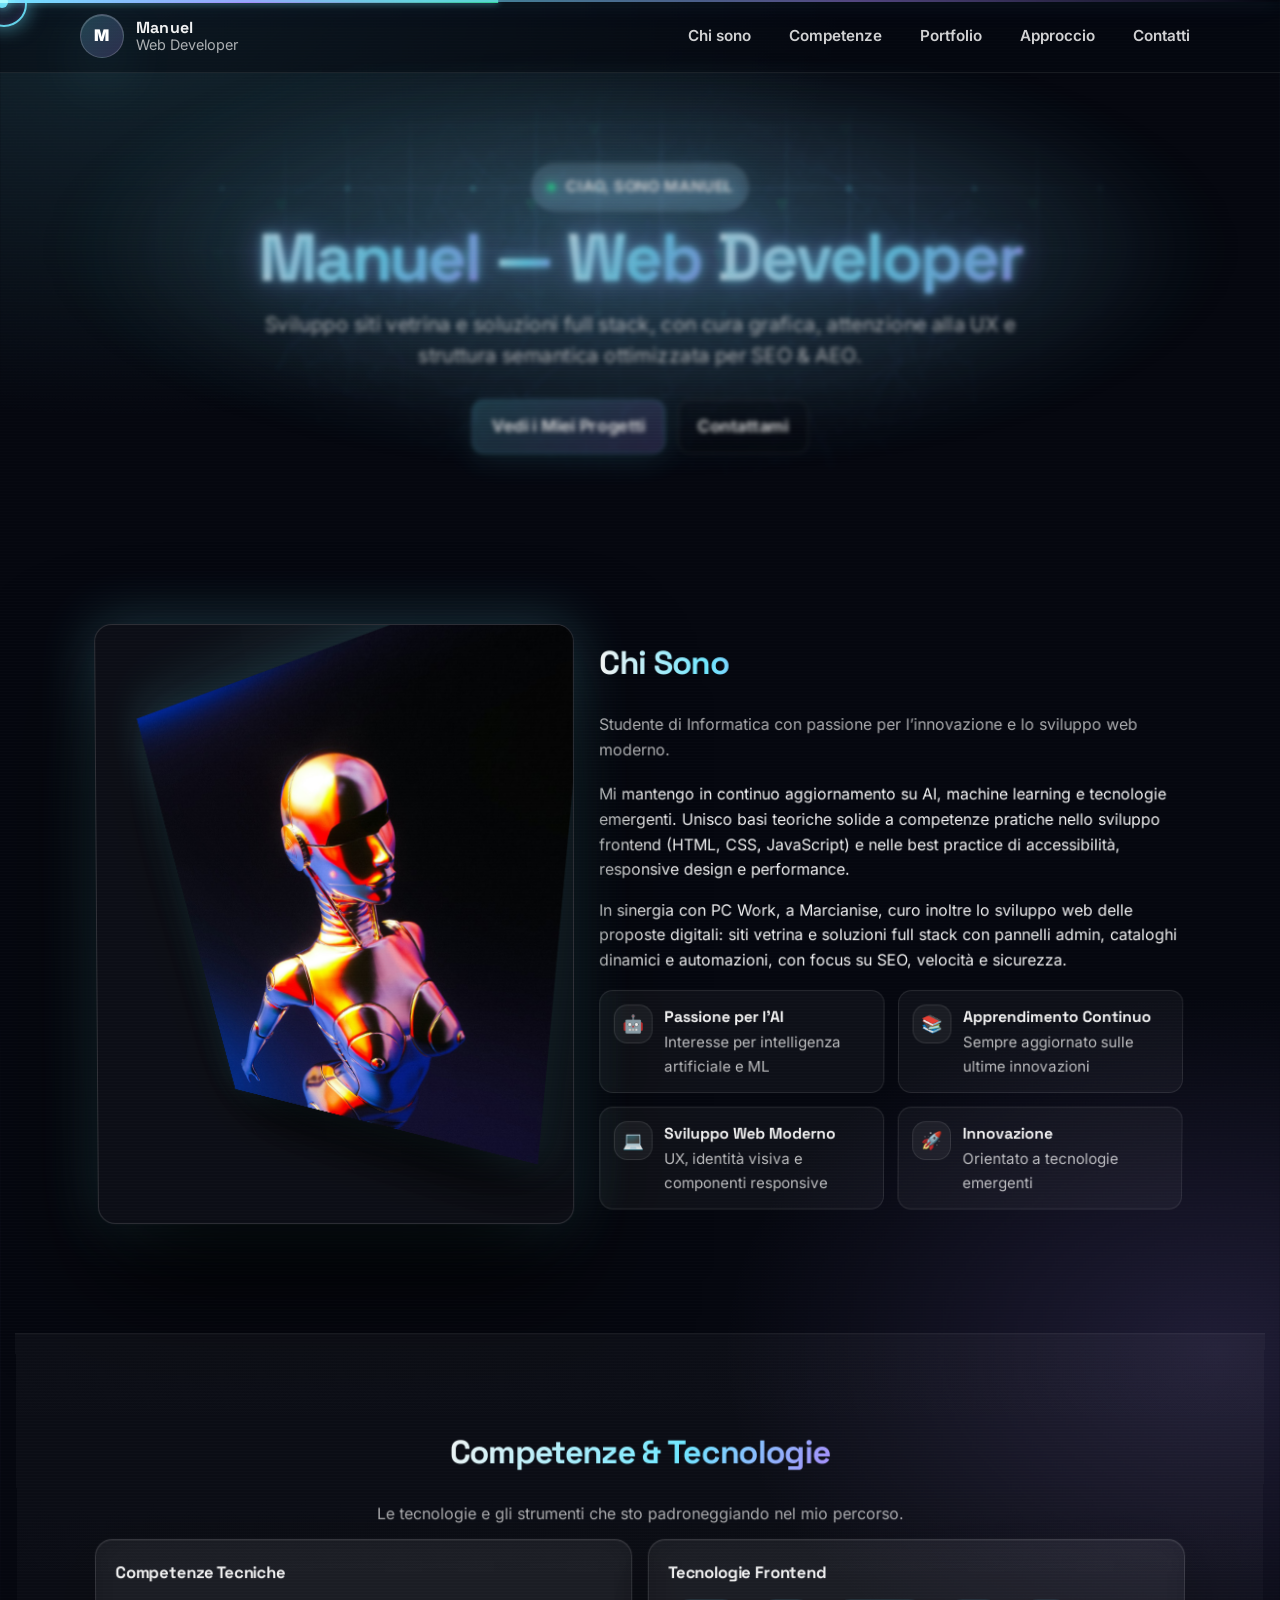
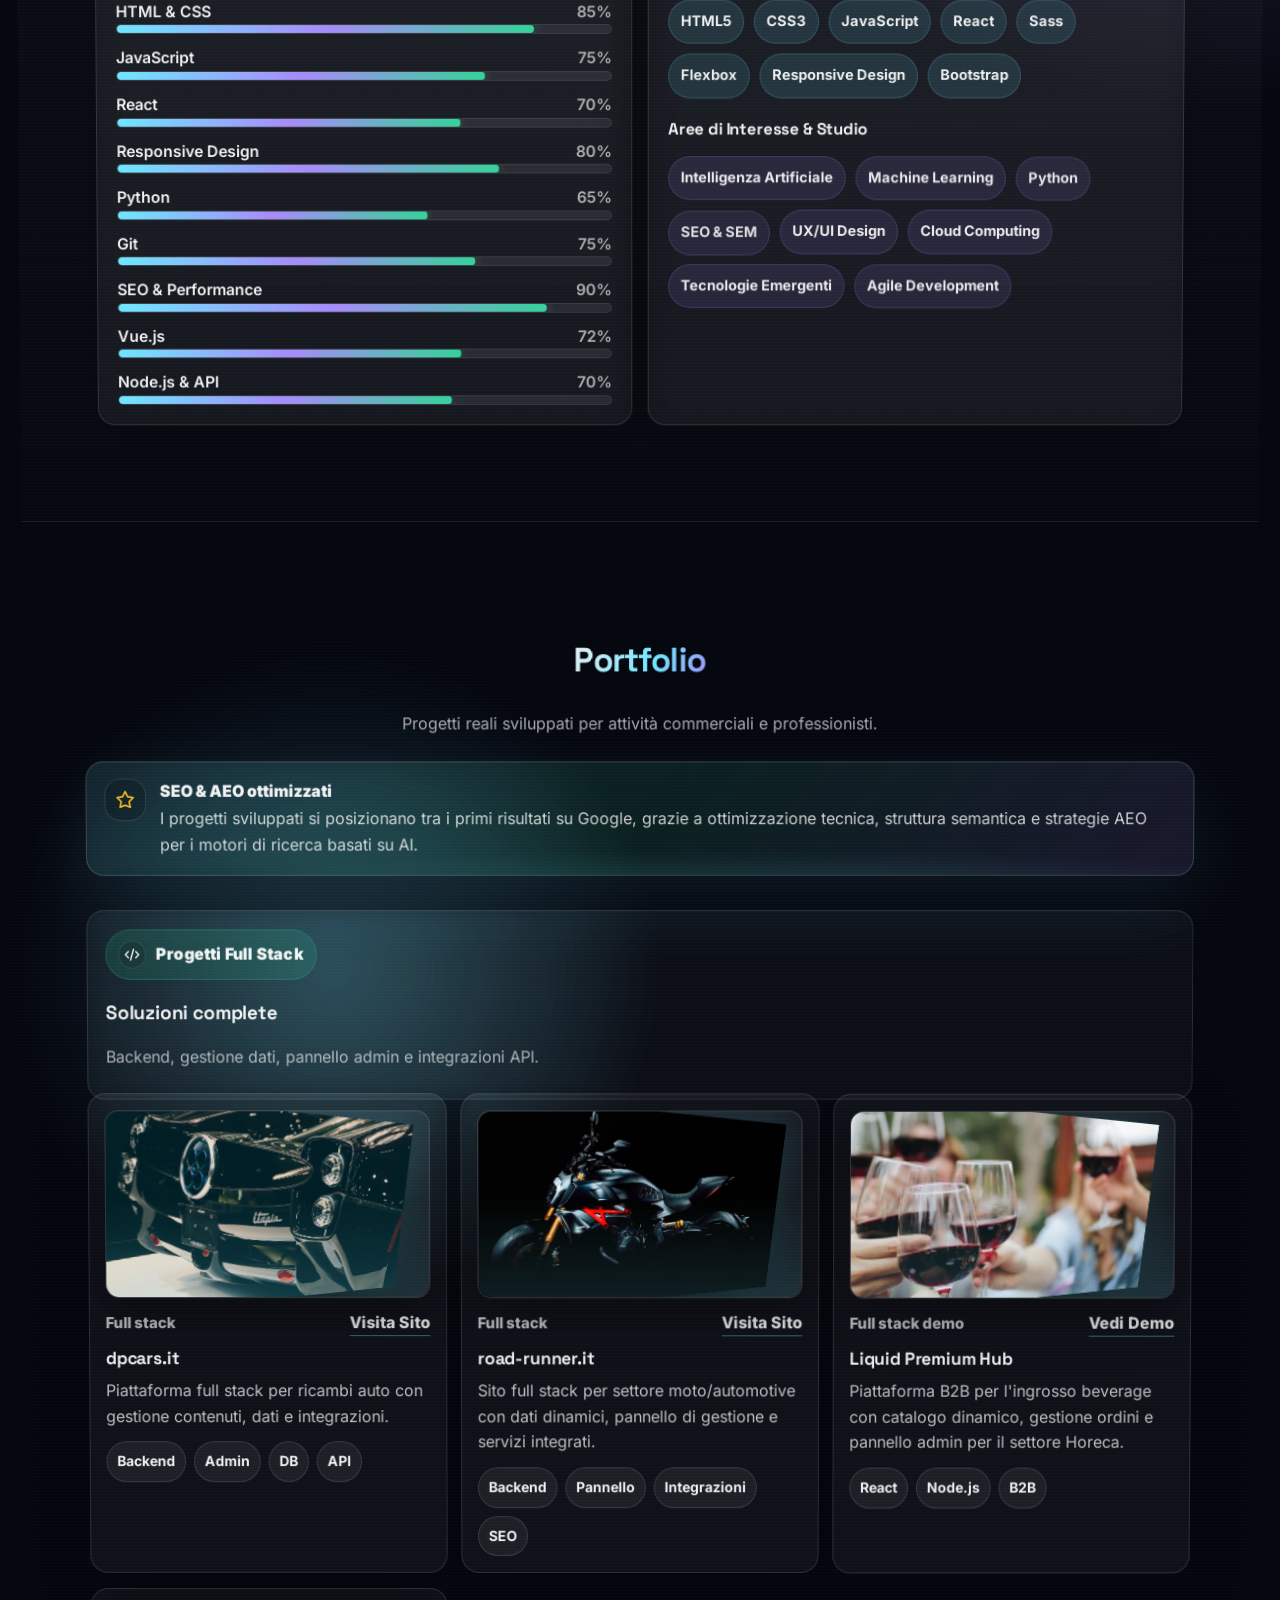
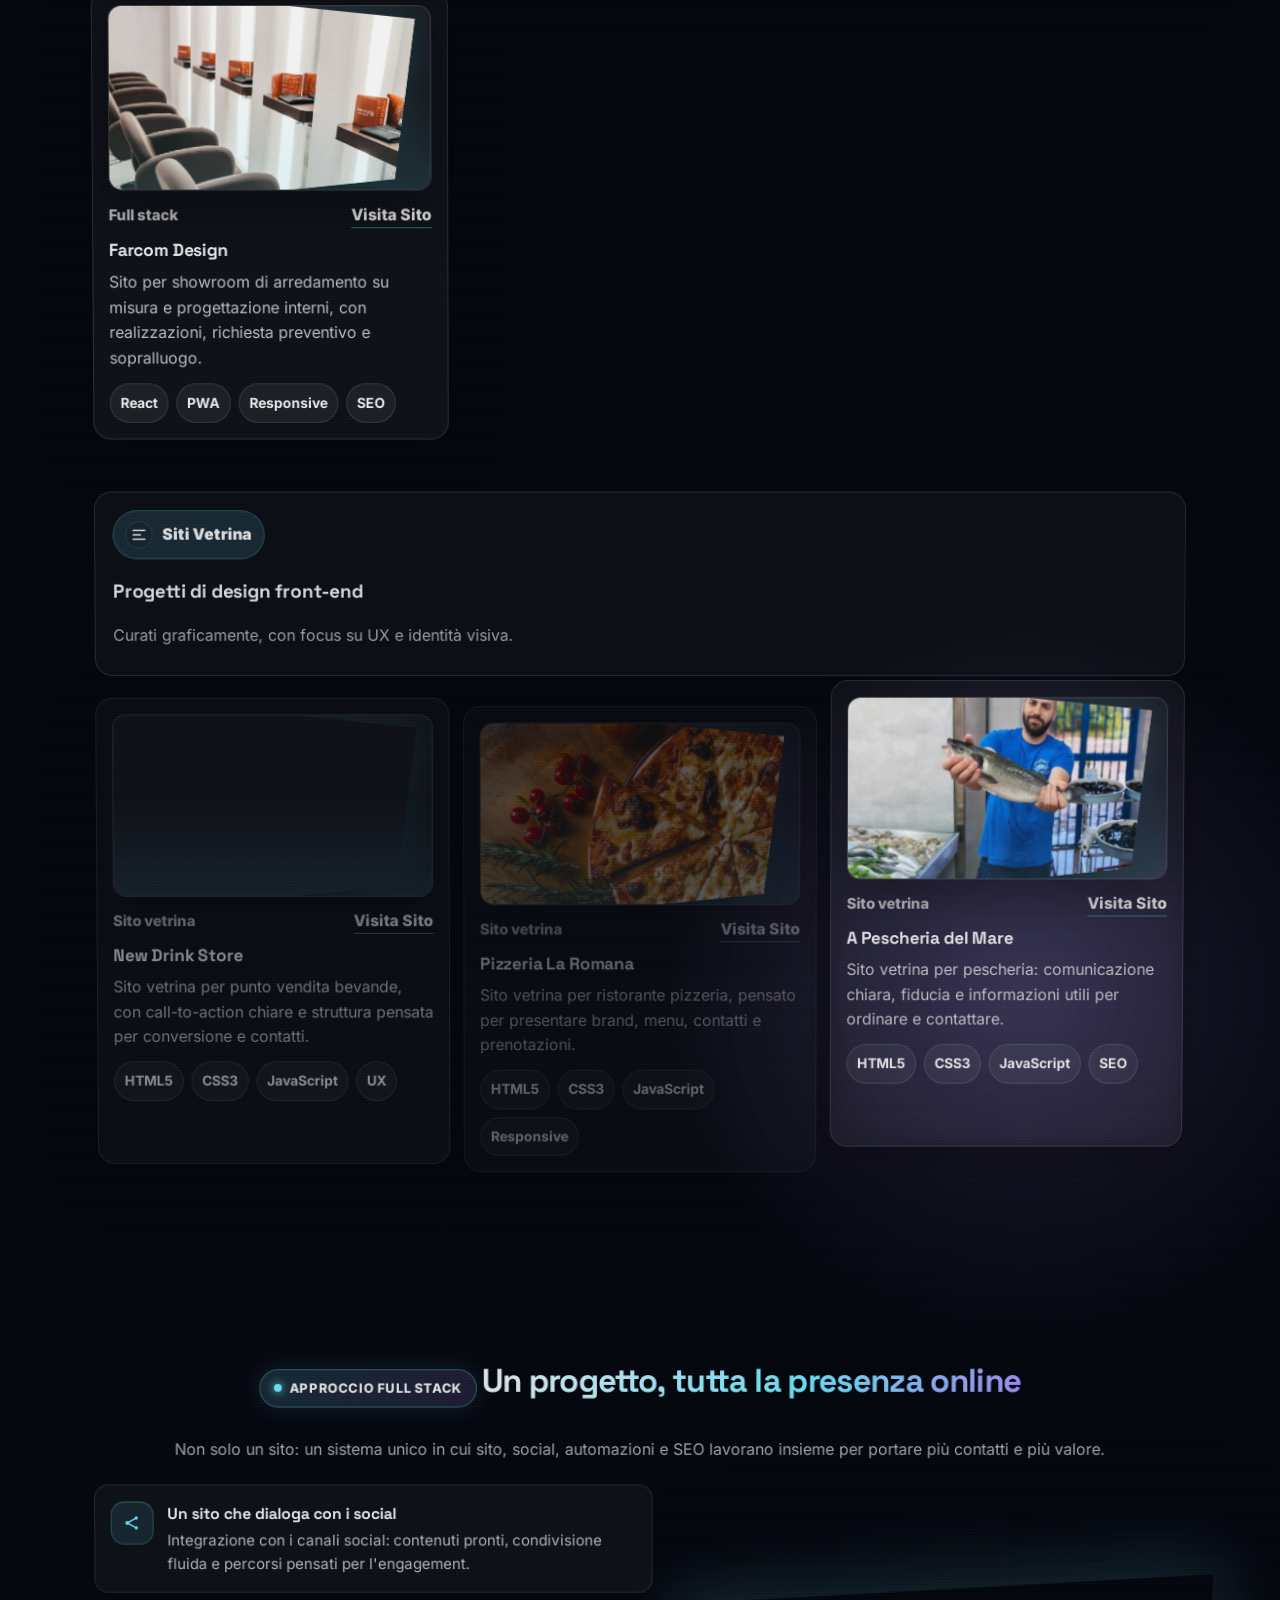
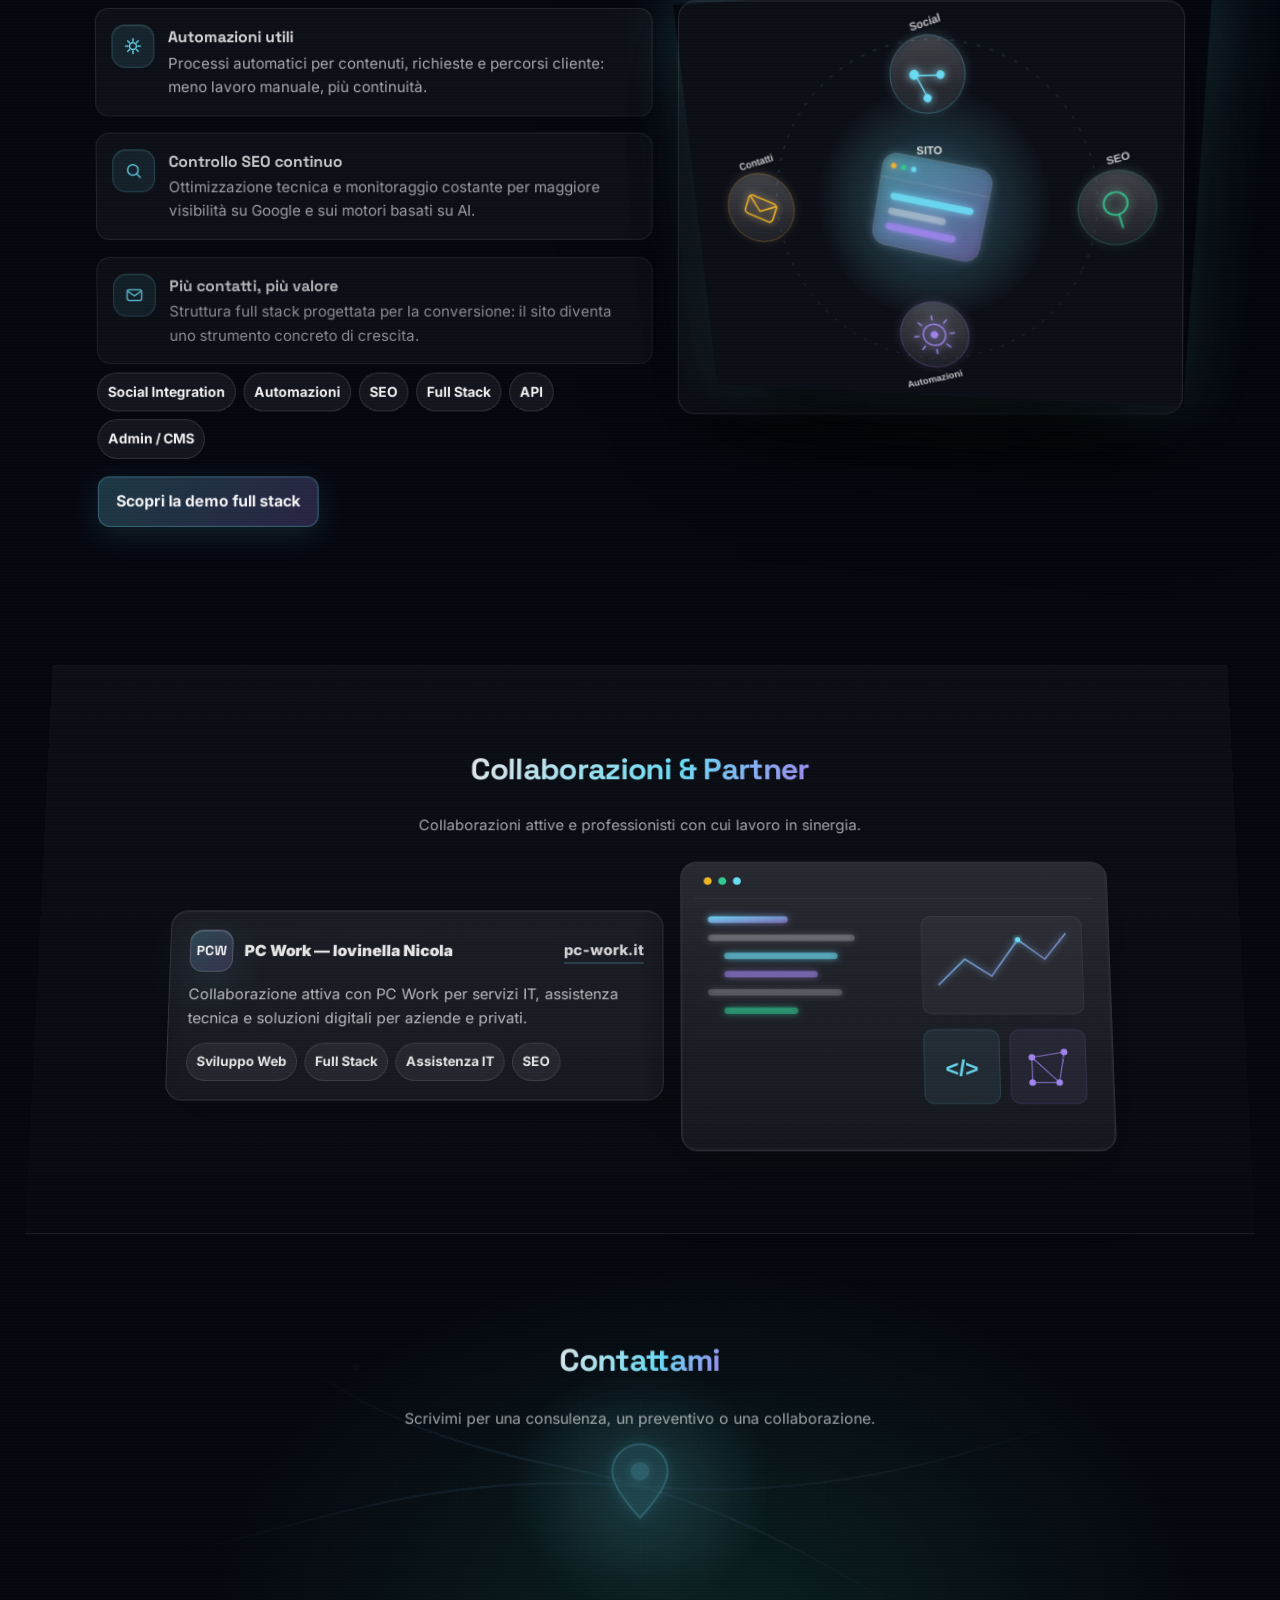
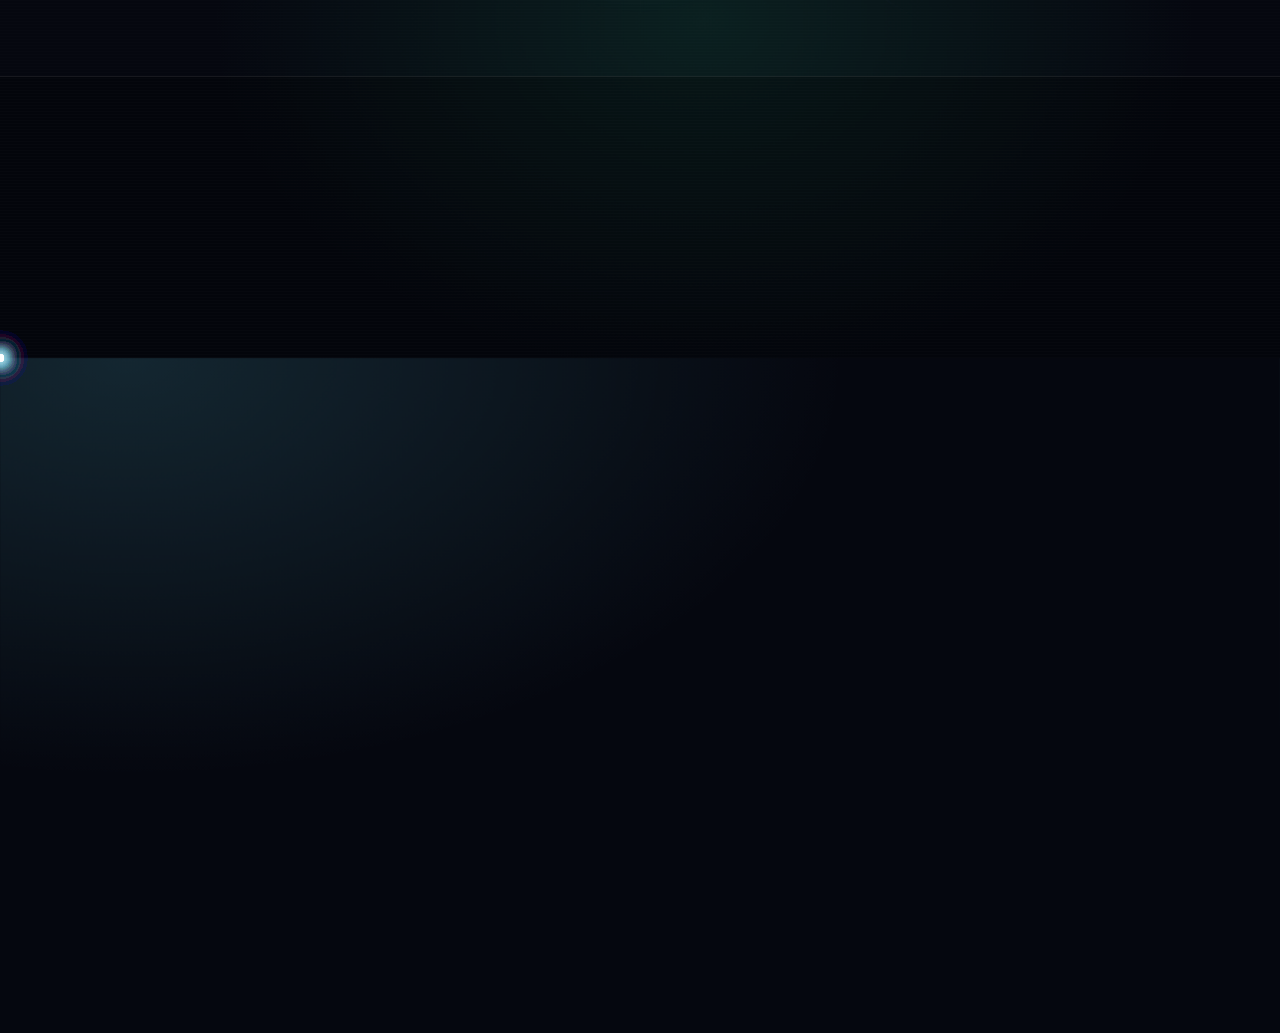
<file: index.html>
<!doctype html>
<html lang="it">
  <head>
    <meta charset="UTF-8" />
    <meta name="viewport" content="width=device-width, initial-scale=1.0" />
    <title>Manuel — Web Developer</title>
    <meta
      name="description"
      content="Portfolio di Manuel — Web Developer. Siti vetrina e progetti full stack con focus su UX, identità visiva, SEO e AEO."
    />
    <meta name="theme-color" content="#05070f" />
    <link rel="icon" href="./assets/img/favicon.svg" type="image/svg+xml" />
    <!-- Font ospitati localmente (nessuna connessione a server esterni) -->
    <link rel="stylesheet" href="./assets/fonts/fonts.css" />
    <link rel="stylesheet" href="./styles.css" />
  </head>
  <body>
    <a class="skip-link" href="#main">Vai al contenuto</a>

    <div class="scroll-progress" aria-hidden="true"></div>

    <header class="site-header" role="banner">
      <div class="container header-inner">
        <a class="brand" href="#home" aria-label="Vai alla home">
          <span class="brand-mark" aria-hidden="true">M</span>
          <div class="brand-text">
            <span class="brand-title">Manuel</span>
            <span class="brand-subtitle">Web Developer</span>
          </div>
        </a>

        <nav class="top-nav" aria-label="Navigazione">
          <a href="#about">Chi sono</a>
          <a href="#skills">Competenze</a>
          <a href="#portfolio">Portfolio</a>
          <a href="#ecosystem">Approccio</a>
          <a href="#contact">Contatti</a>
        </nav>
      </div>
    </header>

    <main id="main">
      <section class="hero" id="home" aria-labelledby="hero-title">
        <div class="container hero-inner">
          <p class="kicker">Ciao, sono Manuel</p>
          <h1 class="hero-title" id="hero-title">Manuel — Web Developer</h1>
          <p class="hero-lead">
            Sviluppo siti vetrina e soluzioni full stack, con cura grafica, attenzione alla UX e struttura semantica ottimizzata per SEO &amp; AEO.
          </p>
          <div class="hero-cta">
            <a class="btn primary" href="#portfolio">Vedi i Miei Progetti</a>
            <a class="btn ghost" href="https://wa.me/393887780146?text=Ciao%20Manuel!%20Ho%20visto%20il%20tuo%20sito%20e%20vorrei%20un%20preventivo%20per%20un%20progetto%20web." target="_blank" rel="noopener noreferrer">Contattami</a>
          </div>
        </div>
        <div class="hero-bg" aria-hidden="true"></div>
        <div class="hero-grid" aria-hidden="true"></div>
        <canvas class="hero-canvas" id="hero-canvas" aria-hidden="true"></canvas>
        <div class="hero-visual" aria-hidden="true">
          <img
            src="./assets/img/hero-visual.svg"
            alt="Visual astratto tecnologico con orbite luminose, nodi e gradiente blu-viola"
            width="560"
            height="560"
            loading="lazy"
            decoding="async"
          />
        </div>
      </section>

      <section class="section" id="about" aria-labelledby="about-title">
        <div class="container two-col">
          <div class="media-card" style="perspective: 320px;">
            <div class="flip-inner">
              <img
                class="flip-face flip-front"
                src="./assets/img/portrait.jpg"
                alt="Robot futuristico nell'oscurità, concetto di intelligenza artificiale e tecnologie emergenti"
                width="1200"
                height="1500"
                loading="lazy"
                decoding="async"
              />
              <img
                class="flip-face flip-back"
                src="./assets/img/portrait.jpg"
                alt=""
                aria-hidden="true"
                width="1200"
                height="1500"
                loading="lazy"
                decoding="async"
              />
            </div>
          </div>

          <div>
            <div class="section-head">
              <h2 class="h2" id="about-title">Chi Sono</h2>
              <p class="muted">Studente di Informatica con passione per l’innovazione e lo sviluppo web moderno.</p>
            </div>

            <p>
              Mi mantengo in continuo aggiornamento su AI, machine learning e tecnologie emergenti. Unisco basi teoriche solide a competenze pratiche
              nello sviluppo frontend (HTML, CSS, JavaScript) e nelle best practice di accessibilità, responsive design e performance.
            </p>
            <p>
              In sinergia con PC Work, a Marcianise, curo inoltre lo sviluppo web delle proposte digitali: siti vetrina e soluzioni full stack
              con pannelli admin, cataloghi dinamici e automazioni, con focus su SEO, velocità e sicurezza.
            </p>

            <div class="feature-grid" role="list">
              <div class="feature" role="listitem">
                <span class="feature-icon" aria-hidden="true">🤖</span>
                <div class="feature-text">
                  <h3>Passione per l’AI</h3>
                  <p>Interesse per intelligenza artificiale e ML</p>
                </div>
              </div>
              <div class="feature" role="listitem">
                <span class="feature-icon" aria-hidden="true">📚</span>
                <div class="feature-text">
                  <h3>Apprendimento Continuo</h3>
                  <p>Sempre aggiornato sulle ultime innovazioni</p>
                </div>
              </div>
              <div class="feature" role="listitem">
                <span class="feature-icon" aria-hidden="true">💻</span>
                <div class="feature-text">
                  <h3>Sviluppo Web Moderno</h3>
                  <p>UX, identità visiva e componenti responsive</p>
                </div>
              </div>
              <div class="feature" role="listitem">
                <span class="feature-icon" aria-hidden="true">🚀</span>
                <div class="feature-text">
                  <h3>Innovazione</h3>
                  <p>Orientato a tecnologie emergenti</p>
                </div>
              </div>
            </div>
          </div>
        </div>
      </section>

      <section class="section alt" id="skills" aria-labelledby="skills-title">
        <div class="container">
          <div class="section-head center">
            <h2 class="h2" id="skills-title">Competenze &amp; Tecnologie</h2>
            <p class="muted">Le tecnologie e gli strumenti che sto padroneggiando nel mio percorso.</p>
          </div>

          <div class="skills-grid">
            <div class="card">
              <h3 class="card-title">Competenze Tecniche</h3>
              <div class="bars" role="list">
                <div class="bar" role="listitem">
                  <div class="bar-head"><span>HTML &amp; CSS</span><span class="muted">85%</span></div>
                  <div class="bar-track"><div class="bar-fill" style="width: 85%"></div></div>
                </div>
                <div class="bar" role="listitem">
                  <div class="bar-head"><span>JavaScript</span><span class="muted">75%</span></div>
                  <div class="bar-track"><div class="bar-fill" style="width: 75%"></div></div>
                </div>
                <div class="bar" role="listitem">
                  <div class="bar-head"><span>React</span><span class="muted">70%</span></div>
                  <div class="bar-track"><div class="bar-fill" style="width: 70%"></div></div>
                </div>
                <div class="bar" role="listitem">
                  <div class="bar-head"><span>Responsive Design</span><span class="muted">80%</span></div>
                  <div class="bar-track"><div class="bar-fill" style="width: 80%"></div></div>
                </div>
                <div class="bar" role="listitem">
                  <div class="bar-head"><span>Python</span><span class="muted">65%</span></div>
                  <div class="bar-track"><div class="bar-fill" style="width: 65%"></div></div>
                </div>
                <div class="bar" role="listitem">
                  <div class="bar-head"><span>Git</span><span class="muted">75%</span></div>
                  <div class="bar-track"><div class="bar-fill" style="width: 75%"></div></div>
                </div>
                <div class="bar" role="listitem">
                  <div class="bar-head"><span>SEO &amp; Performance</span><span class="muted">90%</span></div>
                  <div class="bar-track"><div class="bar-fill" style="width: 90%"></div></div>
                </div>
                <div class="bar" role="listitem">
                  <div class="bar-head"><span>Vue.js</span><span class="muted">72%</span></div>
                  <div class="bar-track"><div class="bar-fill" style="width: 72%"></div></div>
                </div>
                <div class="bar" role="listitem">
                  <div class="bar-head"><span>Node.js &amp; API</span><span class="muted">70%</span></div>
                  <div class="bar-track"><div class="bar-fill" style="width: 70%"></div></div>
                </div>
              </div>
            </div>

            <div class="card">
              <h3 class="card-title">Tecnologie Frontend</h3>
              <div class="chip-grid" role="list">
                <span class="chip" role="listitem">HTML5</span>
                <span class="chip" role="listitem">CSS3</span>
                <span class="chip" role="listitem">JavaScript</span>
                <span class="chip" role="listitem">React</span>
                <span class="chip" role="listitem">Sass</span>
                <span class="chip" role="listitem">Flexbox</span>
                <span class="chip" role="listitem">Responsive Design</span>
                <span class="chip" role="listitem">Bootstrap</span>
              </div>

              <h3 class="card-title spaced">Aree di Interesse &amp; Studio</h3>
              <div class="chip-grid" role="list">
                <span class="chip soft" role="listitem">Intelligenza Artificiale</span>
                <span class="chip soft" role="listitem">Machine Learning</span>
                <span class="chip soft" role="listitem">Python</span>
                <span class="chip soft" role="listitem">SEO &amp; SEM</span>
                <span class="chip soft" role="listitem">UX/UI Design</span>
                <span class="chip soft" role="listitem">Cloud Computing</span>
                <span class="chip soft" role="listitem">Tecnologie Emergenti</span>
                <span class="chip soft" role="listitem">Agile Development</span>
              </div>
            </div>
          </div>
        </div>
      </section>

      <section class="section" id="portfolio" aria-labelledby="portfolio-title">
        <div class="container">
          <div class="section-head center">
            <h2 class="h2" id="portfolio-title">Portfolio</h2>
            <p class="muted">Progetti reali sviluppati per attività commerciali e professionisti.</p>
          </div>

          <div class="callout" role="note" aria-label="SEO e AEO ottimizzati">
            <div class="callout-icon" aria-hidden="true">
              <svg viewBox="0 0 24 24" width="22" height="22" fill="none" xmlns="http://www.w3.org/2000/svg">
                <path
                  d="M12 3l2.7 5.6 6.2.9-4.5 4.4 1.1 6.1L12 17.8 6.5 20l1.1-6.1L3 9.5l6.2-.9L12 3z"
                  stroke="currentColor"
                  stroke-width="1.8"
                  stroke-linejoin="round"
                />
              </svg>
            </div>
            <div class="callout-body">
              <div class="callout-title">SEO &amp; AEO ottimizzati</div>
              <div class="callout-text">
                I progetti sviluppati si posizionano tra i primi risultati su Google, grazie a ottimizzazione tecnica, struttura semantica e strategie AEO per
                i motori di ricerca basati su AI.
              </div>
            </div>
          </div>

          <div class="portfolio-group group-fullstack" aria-labelledby="fullstack-title">
            <div class="group-head">
              <span class="group-badge badge-fullstack">
                <span class="badge-icon" aria-hidden="true">
                  <svg viewBox="0 0 24 24" width="18" height="18" fill="none" xmlns="http://www.w3.org/2000/svg">
                    <path
                      d="M7 8l-4 4 4 4M17 8l4 4-4 4M14 5l-4 14"
                      stroke="currentColor"
                      stroke-width="1.8"
                      stroke-linecap="round"
                      stroke-linejoin="round"
                    />
                  </svg>
                </span>
                Progetti Full Stack
              </span>
              <h3 class="h3" id="fullstack-title">Soluzioni complete</h3>
              <p class="muted">Backend, gestione dati, pannello admin e integrazioni API.</p>
            </div>

            <div class="project-grid">
              <article class="project">
                <figure class="project-media" style="perspective: 320px;">
    <div class="flip-inner">
      <img class="flip-face flip-front"
                    src="./assets/img/dpcars.jpg"
                    alt="Pagani Utopia, supercar di lusso nera: piattaforma automotive dpcars.it"
                    width="1280"
                    height="720"
                    loading="lazy"
                    decoding="async"
                  />
      <img class="flip-face flip-back"
                    src="./assets/img/dpcars.jpg"
                    alt=""
                    width="1280"
                    height="720"
                    loading="lazy"
                    decoding="async"
                  / aria-hidden="true">
    </div>
  </figure>
                <div class="project-meta">
                  <span class="project-kicker">Full stack</span>
                  <a class="project-link" href="https://dpcars.it" target="_blank" rel="noopener noreferrer">Visita Sito</a>
                </div>
                <h4 class="project-title">dpcars.it</h4>
                <p class="project-desc">Piattaforma full stack per ricambi auto con gestione contenuti, dati e integrazioni.</p>
                <div class="tag-row" role="list">
                  <span class="tag" role="listitem">Backend</span>
                  <span class="tag" role="listitem">Admin</span>
                  <span class="tag" role="listitem">DB</span>
                  <span class="tag" role="listitem">API</span>
                </div>
              </article>

              <article class="project">
                <figure class="project-media" style="perspective: 320px;">
    <div class="flip-inner">
      <img class="flip-face flip-front"
                    src="./assets/img/road-runner.jpg"
                    alt="Ducati in primo piano su fondo nero, moto dal look premium per il sito road-runner.it"
                    width="1280"
                    height="720"
                    loading="lazy"
                    decoding="async"
                  />
      <img class="flip-face flip-back"
                    src="./assets/img/road-runner.jpg"
                    alt=""
                    width="1280"
                    height="720"
                    loading="lazy"
                    decoding="async"
                  / aria-hidden="true">
    </div>
  </figure>
                <div class="project-meta">
                  <span class="project-kicker">Full stack</span>
                  <a class="project-link" href="https://road-runner.it" target="_blank" rel="noopener noreferrer">Visita Sito</a>
                </div>
                <h4 class="project-title">road-runner.it</h4>
                <p class="project-desc">Sito full stack per settore moto/automotive con dati dinamici, pannello di gestione e servizi integrati.</p>
                <div class="tag-row" role="list">
                  <span class="tag" role="listitem">Backend</span>
                  <span class="tag" role="listitem">Pannello</span>
                  <span class="tag" role="listitem">Integrazioni</span>
                  <span class="tag" role="listitem">SEO</span>
                </div>
              </article>

              <article class="project">
                <figure class="project-media" style="perspective: 320px;">
    <div class="flip-inner">
      <img class="flip-face flip-front"
                    src="./assets/projects/liquid-premium-hub.jpg"
                    alt="Immagine demo Liquid Premium Hub"
                    width="1280"
                    height="720"
                    loading="lazy"
                    decoding="async"
                  />
      <img class="flip-face flip-back"
                    src="./assets/projects/liquid-premium-hub.jpg"
                    alt=""
                    width="1280"
                    height="720"
                    loading="lazy"
                    decoding="async"
                  / aria-hidden="true">
    </div>
  </figure>
                <div class="project-meta">
                  <span class="project-kicker">Full stack demo</span>
                  <a class="project-link" href="https://demomisterdrink.netlify.app/" target="_blank" rel="noopener noreferrer">Vedi Demo</a>
                </div>
                <h4 class="project-title">Liquid Premium Hub</h4>
                <p class="project-desc">
                  Piattaforma B2B per l'ingrosso beverage con catalogo dinamico, gestione ordini e pannello admin per il settore Horeca.
                </p>
                <div class="tag-row" role="list">
                  <span class="tag" role="listitem">React</span>
                  <span class="tag" role="listitem">Node.js</span>
                  <span class="tag" role="listitem">B2B</span>
                </div>
              </article>

              <article class="project">
                <figure class="project-media" style="perspective: 320px;">
    <div class="flip-inner">
      <img class="flip-face flip-front"
                    src="./assets/projects/farcomarredi.jpg"
                    alt="Arredi su misura per barber shop, uffici e negozi: anteprima del sito Farcom Design"
                    width="1280"
                    height="720"
                    loading="lazy"
                    decoding="async"
                  />
      <img class="flip-face flip-back"
                    src="./assets/projects/farcomarredi.jpg"
                    alt=""
                    width="1280"
                    height="720"
                    loading="lazy"
                    decoding="async"
                  / aria-hidden="true">
    </div>
  </figure>
                <div class="project-meta">
                  <span class="project-kicker">Full stack</span>
                  <a class="project-link" href="https://www.farcomarredi.it" target="_blank" rel="noopener noreferrer">Visita Sito</a>
                </div>
                <h4 class="project-title">Farcom Design</h4>
                <p class="project-desc">
                  Sito per showroom di arredamento su misura e progettazione interni, con realizzazioni, richiesta preventivo e sopralluogo.
                </p>
                <div class="tag-row" role="list">
                  <span class="tag" role="listitem">React</span>
                  <span class="tag" role="listitem">PWA</span>
                  <span class="tag" role="listitem">Responsive</span>
                  <span class="tag" role="listitem">SEO</span>
                </div>
              </article>
            </div>
          </div>

          <div class="portfolio-group group-showcase" aria-labelledby="showcase-title">
            <div class="group-head">
              <span class="group-badge badge-showcase">
                <span class="badge-icon" aria-hidden="true">
                  <svg viewBox="0 0 24 24" width="18" height="18" fill="none" xmlns="http://www.w3.org/2000/svg">
                    <path
                      d="M4 6h16M4 12h10M4 18h16"
                      stroke="currentColor"
                      stroke-width="1.8"
                      stroke-linecap="round"
                    />
                  </svg>
                </span>
                Siti Vetrina
              </span>
              <h3 class="h3" id="showcase-title">Progetti di design front-end</h3>
              <p class="muted">Curati graficamente, con focus su UX e identità visiva.</p>
            </div>

            <div class="project-grid">
              <article class="project">
                <figure class="project-media" style="perspective: 320px;">
    <div class="flip-inner">
      <img class="flip-face flip-front"
                    src="./assets/projects/new-drink-store.jpg"
                    alt="Anteprima del sito New Drink Store"
                    width="1280"
                    height="720"
                    loading="lazy"
                    decoding="async"
                  />
      <img class="flip-face flip-back"
                    src="./assets/projects/new-drink-store.jpg"
                    alt=""
                    width="1280"
                    height="720"
                    loading="lazy"
                    decoding="async"
                  / aria-hidden="true">
    </div>
  </figure>
                <div class="project-meta">
                  <span class="project-kicker">Sito vetrina</span>
                  <a class="project-link" href="https://newdrinkstore.netlify.app/" target="_blank" rel="noopener noreferrer">Visita Sito</a>
                </div>
                <h4 class="project-title">New Drink Store</h4>
                <p class="project-desc">Sito vetrina per punto vendita bevande, con call-to-action chiare e struttura pensata per conversione e contatti.</p>
                <div class="tag-row" role="list">
                  <span class="tag" role="listitem">HTML5</span>
                  <span class="tag" role="listitem">CSS3</span>
                  <span class="tag" role="listitem">JavaScript</span>
                  <span class="tag" role="listitem">UX</span>
                </div>
              </article>

              <article class="project">
                <figure class="project-media" style="perspective: 320px;">
    <div class="flip-inner">
      <img class="flip-face flip-front"
                    src="./assets/projects/pizzeria-la-romana.jpg"
                    alt="Anteprima del sito Pizzeria La Romana"
                    width="1280"
                    height="720"
                    loading="lazy"
                    decoding="async"
                  />
      <img class="flip-face flip-back"
                    src="./assets/projects/pizzeria-la-romana.jpg"
                    alt=""
                    width="1280"
                    height="720"
                    loading="lazy"
                    decoding="async"
                  / aria-hidden="true">
    </div>
  </figure>
                <div class="project-meta">
                  <span class="project-kicker">Sito vetrina</span>
                  <a class="project-link" href="https://pizzerialaromana.netlify.app/" target="_blank" rel="noopener noreferrer">Visita Sito</a>
                </div>
                <h4 class="project-title">Pizzeria La Romana</h4>
                <p class="project-desc">Sito vetrina per ristorante pizzeria, pensato per presentare brand, menu, contatti e prenotazioni.</p>
                <div class="tag-row" role="list">
                  <span class="tag" role="listitem">HTML5</span>
                  <span class="tag" role="listitem">CSS3</span>
                  <span class="tag" role="listitem">JavaScript</span>
                  <span class="tag" role="listitem">Responsive</span>
                </div>
              </article>

              <article class="project">
                <figure class="project-media focus-bottom" style="perspective: 320px;">
    <div class="flip-inner">
      <img class="flip-face flip-front"
                    src="./assets/projects/a-pescheria.jpg"
                    alt="Anteprima del sito A Pescheria del Mare"
                    width="1280"
                    height="720"
                    loading="lazy"
                    decoding="async"
                  />
      <img class="flip-face flip-back"
                    src="./assets/projects/a-pescheria.jpg"
                    alt=""
                    width="1280"
                    height="720"
                    loading="lazy"
                    decoding="async"
                  / aria-hidden="true">
    </div>
  </figure>
                <div class="project-meta">
                  <span class="project-kicker">Sito vetrina</span>
                  <a class="project-link" href="https://addofiglemichele.netlify.app/" target="_blank" rel="noopener noreferrer">Visita Sito</a>
                </div>
                <h4 class="project-title">A Pescheria del Mare</h4>
                <p class="project-desc">Sito vetrina per pescheria: comunicazione chiara, fiducia e informazioni utili per ordinare e contattare.</p>
                <div class="tag-row" role="list">
                  <span class="tag" role="listitem">HTML5</span>
                  <span class="tag" role="listitem">CSS3</span>
                  <span class="tag" role="listitem">JavaScript</span>
                  <span class="tag" role="listitem">SEO</span>
                </div>
              </article>
            </div>
          </div>
        </div>
      </section>

      <section class="section" id="ecosystem" aria-labelledby="ecosystem-title">
        <div class="container">
          <div class="section-head center">
            <span class="eco-kicker">Approccio Full Stack</span>
            <h2 class="h2" id="ecosystem-title">Un progetto, tutta la presenza online</h2>
            <p class="muted">
              Non solo un sito: un sistema unico in cui sito, social, automazioni e SEO lavorano insieme per portare più contatti e più valore.
            </p>
          </div>

          <div class="eco-grid">
            <div class="eco-text">
              <div class="eco-list" role="list">
                <div class="eco-item" role="listitem">
                  <span class="eco-icon" aria-hidden="true">
                    <svg viewBox="0 0 24 24" width="20" height="20" fill="none" xmlns="http://www.w3.org/2000/svg">
                      <circle cx="6" cy="12" r="2.4" fill="currentColor" />
                      <circle cx="17" cy="6" r="2" fill="currentColor" />
                      <circle cx="17" cy="18" r="2" fill="currentColor" />
                      <path d="M8 11l7-4M8 13l7 4" stroke="currentColor" stroke-width="1.8" stroke-linecap="round" />
                    </svg>
                  </span>
                  <div>
                    <h3>Un sito che dialoga con i social</h3>
                    <p>Integrazione con i canali social: contenuti pronti, condivisione fluida e percorsi pensati per l'engagement.</p>
                  </div>
                </div>

                <div class="eco-item" role="listitem">
                  <span class="eco-icon" aria-hidden="true">
                    <svg viewBox="0 0 24 24" width="20" height="20" fill="none" xmlns="http://www.w3.org/2000/svg">
                      <circle cx="12" cy="12" r="4.2" stroke="currentColor" stroke-width="1.8" />
                      <path
                        d="M12 3v3M12 18v3M3 12h3M18 12h3M5.6 5.6l2.1 2.1M16.3 16.3l2.1 2.1M18.4 5.6l-2.1 2.1M7.7 16.3l-2.1 2.1"
                        stroke="currentColor"
                        stroke-width="1.8"
                        stroke-linecap="round"
                      />
                    </svg>
                  </span>
                  <div>
                    <h3>Automazioni utili</h3>
                    <p>Processi automatici per contenuti, richieste e percorsi cliente: meno lavoro manuale, più continuità.</p>
                  </div>
                </div>

                <div class="eco-item" role="listitem">
                  <span class="eco-icon" aria-hidden="true">
                    <svg viewBox="0 0 24 24" width="20" height="20" fill="none" xmlns="http://www.w3.org/2000/svg">
                      <circle cx="11" cy="11" r="6.5" stroke="currentColor" stroke-width="1.8" />
                      <path d="M16 16l4 4" stroke="currentColor" stroke-width="1.8" stroke-linecap="round" />
                    </svg>
                  </span>
                  <div>
                    <h3>Controllo SEO continuo</h3>
                    <p>Ottimizzazione tecnica e monitoraggio costante per maggiore visibilità su Google e sui motori basati su AI.</p>
                  </div>
                </div>

                <div class="eco-item" role="listitem">
                  <span class="eco-icon" aria-hidden="true">
                    <svg viewBox="0 0 24 24" width="20" height="20" fill="none" xmlns="http://www.w3.org/2000/svg">
                      <rect x="3" y="5.5" width="18" height="13" rx="2.5" stroke="currentColor" stroke-width="1.8" />
                      <path d="M3.5 7l8.5 6 8.5-6" stroke="currentColor" stroke-width="1.8" stroke-linecap="round" stroke-linejoin="round" />
                    </svg>
                  </span>
                  <div>
                    <h3>Più contatti, più valore</h3>
                    <p>Struttura full stack progettata per la conversione: il sito diventa uno strumento concreto di crescita.</p>
                  </div>
                </div>
              </div>

              <div class="tag-row" role="list">
                <span class="tag" role="listitem">Social Integration</span>
                <span class="tag" role="listitem">Automazioni</span>
                <span class="tag" role="listitem">SEO</span>
                <span class="tag" role="listitem">Full Stack</span>
                <span class="tag" role="listitem">API</span>
                <span class="tag" role="listitem">Admin / CMS</span>
              </div>

              <div class="eco-cta">
                <a class="btn primary" href="https://www.pc-work.it/demo-fullstack-pc-work/pc-work-demo-unica" target="_blank" rel="noopener noreferrer">
                  Scopri la demo full stack
                </a>
              </div>
            </div>

            <figure class="eco-visual" style="perspective: 600px;">
  <div class="flip-inner">
    <img class="flip-face flip-front"
                src="./assets/img/ecosystem-visual.svg"
                alt="Ecosistema digitale: il sito al centro collegato a social, SEO, automazioni e contatti"
                width="640"
                height="520"
                loading="lazy"
                decoding="async"
              />
    <img class="flip-face flip-back"
                src="./assets/img/ecosystem-visual.svg"
                alt=""
                width="640"
                height="520"
                loading="lazy"
                decoding="async"
              / aria-hidden="true">
  </div>
</figure>
          </div>
        </div>
      </section>

      <section class="section alt" id="collab" aria-labelledby="collab-title">
        <div class="container">
          <div class="section-head center">
            <h2 class="h2" id="collab-title">Collaborazioni &amp; Partner</h2>
            <p class="muted">Collaborazioni attive e professionisti con cui lavoro in sinergia.</p>
          </div>

          <div class="partner-grid">
            <article class="partner-card">
              <div class="partner-top">
                <div class="partner-brand">
                  <span class="partner-logo" aria-hidden="true">PCW</span>
                  <div class="partner-name">PC Work — Iovinella Nicola</div>
                </div>
                <a class="partner-link" href="https://www.pc-work.it" target="_blank" rel="noopener noreferrer">pc-work.it</a>
              </div>
              <p class="partner-desc">
                Collaborazione attiva con PC Work per servizi IT, assistenza tecnica e soluzioni digitali per aziende e privati.
              </p>
              <div class="tag-row" role="list">
                <span class="tag" role="listitem">Sviluppo Web</span>
                <span class="tag" role="listitem">Full Stack</span>
                <span class="tag" role="listitem">Assistenza IT</span>
                <span class="tag" role="listitem">SEO</span>
              </div>
            </article>

            <figure class="partner-visual">
              <img
                src="./assets/img/partner-visual.svg"
                alt="Visual tecnologico con pannello codice, grafici e rete di nodi a rappresentare sviluppo web e servizi digitali"
                width="640"
                height="440"
                loading="lazy"
                decoding="async"
              />
            </figure>
          </div>
        </div>
      </section>

      <section class="section" id="contact" aria-labelledby="contact-title">
        <div class="contact-deco" aria-hidden="true">
          <img
            src="./assets/img/contact-visual.svg"
            alt="Mappa astratta con indicatore di posizione luminoso e linee di connessione"
            width="1200"
            height="600"
            loading="lazy"
            decoding="async"
          />
        </div>
        <div class="container">
          <div class="section-head center">
            <h2 class="h2" id="contact-title">Contattami</h2>
            <p class="muted">Scrivimi per una consulenza, un preventivo o una collaborazione.</p>
          </div>

          <div class="contact-grid">
            <a class="contact-card" href="https://wa.me/393887780146?text=Ciao%20Manuel!%20Ho%20visto%20il%20tuo%20sito%20e%20vorrei%20un%20preventivo%20per%20un%20progetto%20web." target="_blank" rel="noopener noreferrer">
              <span class="contact-icon whatsapp" aria-hidden="true">
                <svg viewBox="0 0 24 24" width="22" height="22" fill="none" xmlns="http://www.w3.org/2000/svg">
                  <path
                    d="M20 11.8a7.7 7.7 0 0 1-11.8 6.5L4 19l.8-4.1A7.7 7.7 0 1 1 20 11.8z"
                    stroke="currentColor"
                    stroke-width="1.8"
                    stroke-linejoin="round"
                  />
                  <path
                    d="M9.2 8.9c.2-.5.4-.5.6-.5h.5c.2 0 .4 0 .6.5l.8 1.9c.1.3.1.6-.1.8l-.6.6c.4.7 1.2 1.4 1.9 1.9l.6-.6c.2-.2.5-.2.8-.1l1.9.8c.5.2.5.4.5.6v.5c0 .2 0 .4-.5.6-.6.3-1.9.5-3.7-.6-1.6-.9-2.9-2.2-3.8-3.8-1.1-1.8-.9-3.1-.6-3.7z"
                    fill="currentColor"
                  />
                </svg>
              </span>
              <div class="contact-body">
                <div class="contact-label">WhatsApp</div>
                <div class="contact-value">388 778 0146</div>
              </div>
            </a>

            <div class="contact-card static" role="group" aria-label="Ubicazione">
              <span class="contact-icon" aria-hidden="true">
                <svg viewBox="0 0 24 24" width="22" height="22" fill="none" xmlns="http://www.w3.org/2000/svg">
                  <path
                    d="M12 21s7-5.1 7-11a7 7 0 0 0-14 0c0 5.9 7 11 7 11z"
                    stroke="currentColor"
                    stroke-width="1.8"
                    stroke-linejoin="round"
                  />
                  <path d="M12 10.5a2.3 2.3 0 1 0 0-4.6 2.3 2.3 0 0 0 0 4.6z" fill="currentColor" />
                </svg>
              </span>
              <div class="contact-body">
                <div class="contact-label">Ubicazione</div>
                <div class="contact-value">Marcianise (CE) — Via Toselli, 19</div>
                <div class="contact-sub">Opero anche su Napoli come area operativa secondaria.</div>
              </div>
            </div>
          </div>
        </div>
      </section>
    </main>

    <footer class="site-footer" role="contentinfo">
      <div class="container footer-inner">
        <div class="footer-brand">
          <div class="footer-title">Manuel — Web Developer</div>
          <div class="footer-muted">Marcianise (CE) — Via Toselli, 19</div>
        </div>

        <nav class="footer-links" aria-label="Link interni">
          <a href="#portfolio">Portfolio</a>
          <a href="#ecosystem">Approccio</a>
          <a href="#contact">Contatti</a>
          <a href="#collab">Collaborazioni</a>
          <a href="#about">Chi sono</a>
        </nav>

        <div class="footer-social" aria-label="Contatti rapidi e social">
          <a class="icon-btn" href="https://www.facebook.com/" target="_blank" rel="noopener noreferrer" aria-label="Facebook">
            <svg viewBox="0 0 24 24" width="20" height="20" fill="currentColor" xmlns="http://www.w3.org/2000/svg">
              <path
                d="M22 12a10 10 0 1 0-11.6 9.9v-7H7.9V12h2.5V9.8c0-2.5 1.5-3.9 3.8-3.9 1.1 0 2.2.2 2.2.2v2.4H15c-1.2 0-1.6.8-1.6 1.5V12h2.7l-.4 2.9h-2.3v7A10 10 0 0 0 22 12z"
              />
            </svg>
          </a>
          <a class="icon-btn" href="https://www.instagram.com/" target="_blank" rel="noopener noreferrer" aria-label="Instagram">
            <svg viewBox="0 0 24 24" width="20" height="20" fill="none" xmlns="http://www.w3.org/2000/svg">
              <path
                d="M7 2h10a5 5 0 0 1 5 5v10a5 5 0 0 1-5 5H7a5 5 0 0 1-5-5V7a5 5 0 0 1 5-5z"
                stroke="currentColor"
                stroke-width="1.8"
              />
              <path
                d="M12 16.2A4.2 4.2 0 1 0 12 7.8a4.2 4.2 0 0 0 0 8.4z"
                stroke="currentColor"
                stroke-width="1.8"
              />
              <path d="M17.7 6.3h.01" stroke="currentColor" stroke-width="2.6" stroke-linecap="round" />
            </svg>
          </a>
          <a class="icon-btn" href="https://wa.me/393887780146?text=Ciao%20Manuel!%20Ho%20visto%20il%20tuo%20sito%20e%20vorrei%20un%20preventivo%20per%20un%20progetto%20web." target="_blank" rel="noopener noreferrer" aria-label="WhatsApp">
            <svg viewBox="0 0 24 24" width="20" height="20" fill="none" xmlns="http://www.w3.org/2000/svg">
              <path
                d="M20 11.8a7.7 7.7 0 0 1-11.8 6.5L4 19l.8-4.1A7.7 7.7 0 1 1 20 11.8z"
                stroke="currentColor"
                stroke-width="1.8"
                stroke-linejoin="round"
              />
              <path
                d="M9.2 8.9c.2-.5.4-.5.6-.5h.5c.2 0 .4 0 .6.5l.8 1.9c.1.3.1.6-.1.8l-.6.6c.4.7 1.2 1.4 1.9 1.9l.6-.6c.2-.2.5-.2.8-.1l1.9.8c.5.2.5.4.5.6v.5c0 .2 0 .4-.5.6-.6.3-1.9.5-3.7-.6-1.6-.9-2.9-2.2-3.8-3.8-1.1-1.8-.9-3.1-.6-3.7z"
                fill="currentColor"
              />
            </svg>
          </a>
        </div>

        <div class="footer-bottom">
          <span>© <span id="year"></span> Manuel — Web Developer</span>
          <nav class="footer-legal" aria-label="Informazioni legali">
            <a href="./privacy.html#privacy">Privacy Policy (GDPR)</a>
            <a href="./privacy.html#cookie">Cookie Policy</a>
          </nav>
        </div>
      </div>
    </footer>

    <script src="./assets/vendor/gsap.min.js"></script>
    <script src="./assets/vendor/ScrollTrigger.min.js"></script>
    <script src="./script.js"></script>
    <script type="module" src="./src/hero-scene.js"></script>
  </body>
</html>
</file>
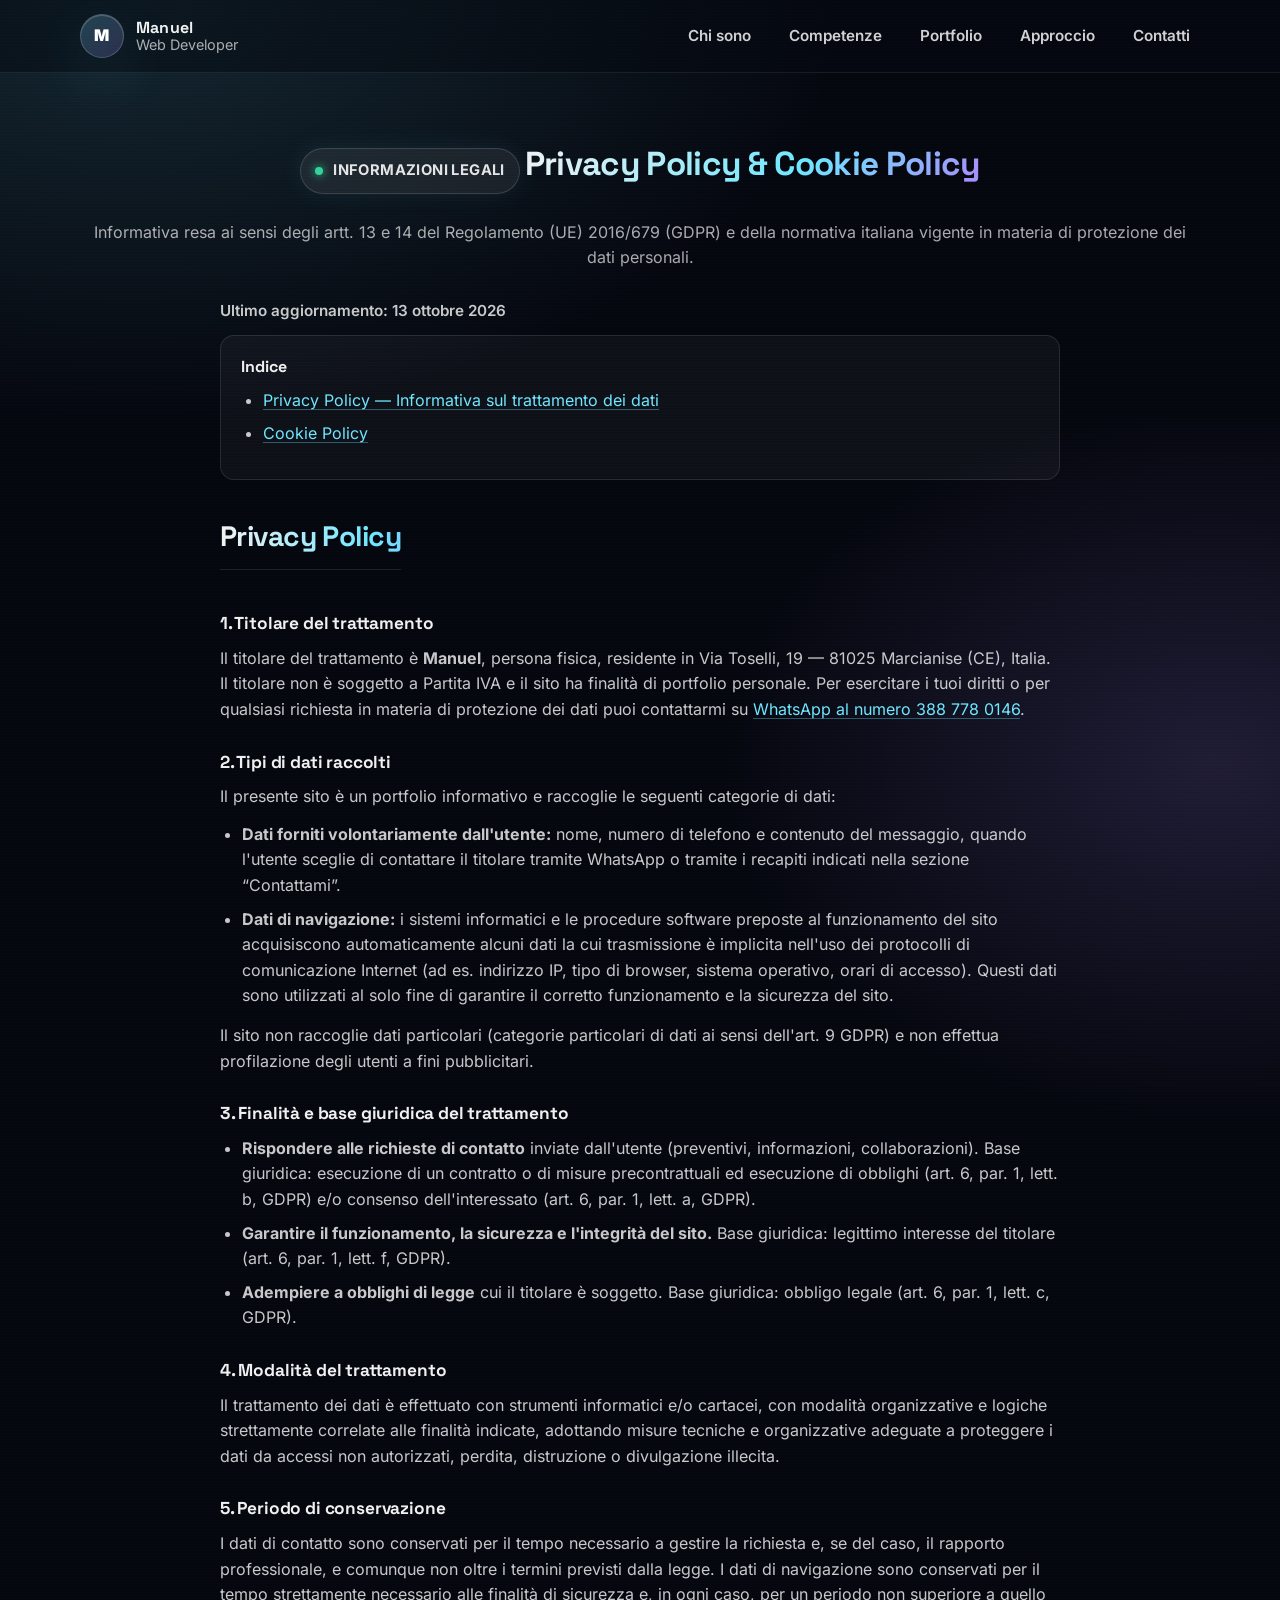
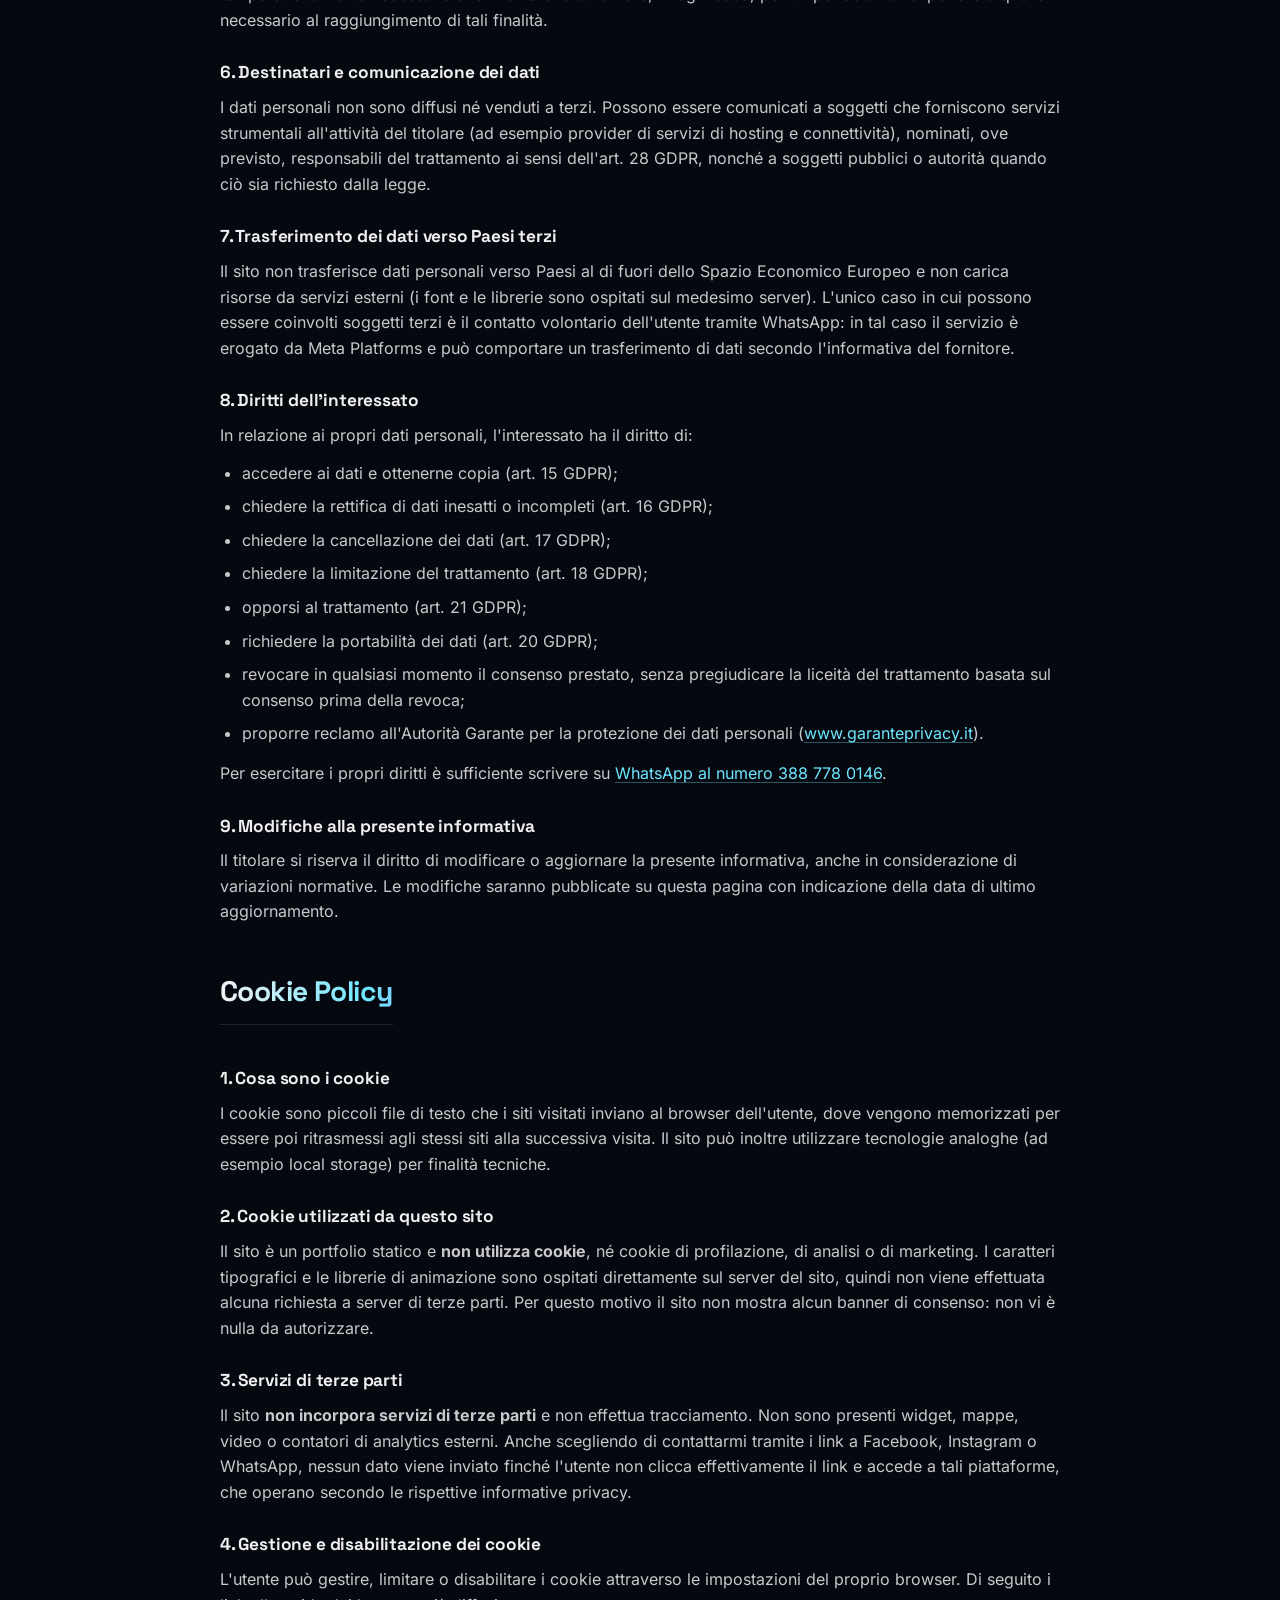
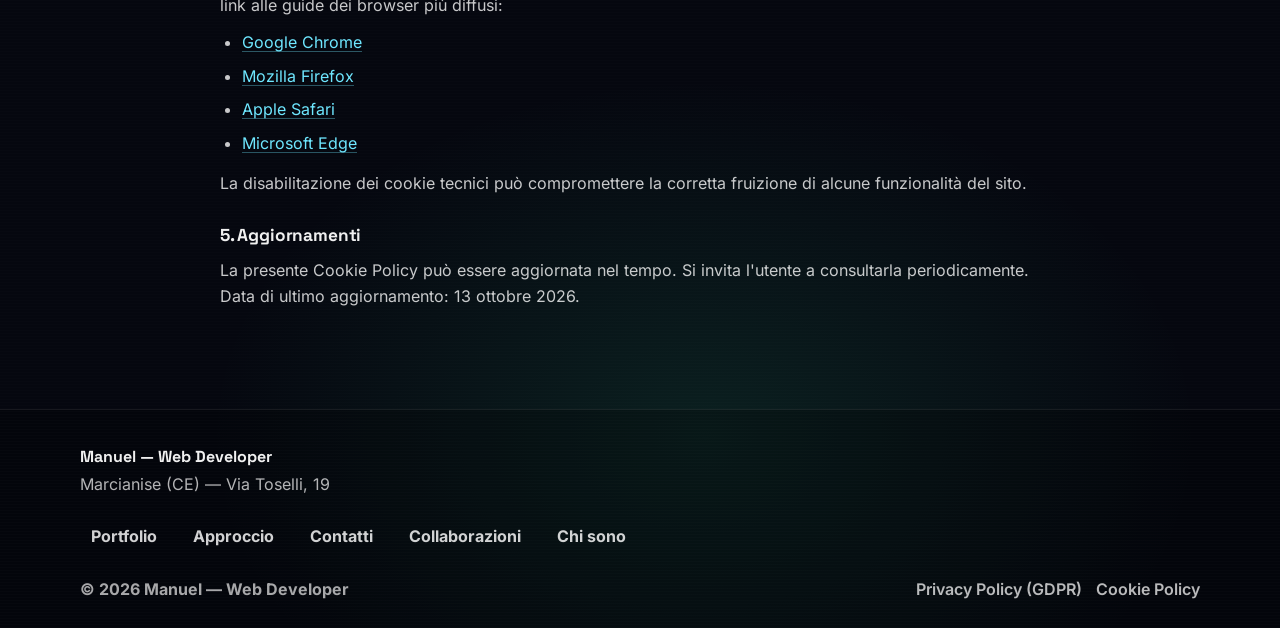
<file: privacy.html>
<!doctype html>
<html lang="it">
  <head>
    <meta charset="UTF-8" />
    <meta name="viewport" content="width=device-width, initial-scale=1.0" />
    <title>Privacy Policy e Cookie Policy — Manuel Web Developer</title>
    <meta
      name="description"
      content="Informativa sul trattamento dei dati personali (Privacy Policy) e Cookie Policy del sito portfolio di Manuel — Web Developer."
    />
    <meta name="robots" content="index, follow" />
    <meta name="theme-color" content="#05070f" />
    <link rel="icon" href="./assets/img/favicon.svg" type="image/svg+xml" />
    <!-- Font ospitati localmente (nessuna connessione a server esterni) -->
    <link rel="stylesheet" href="./assets/fonts/fonts.css" />
    <link rel="stylesheet" href="./styles.css" />
  </head>
  <body>
    <a class="skip-link" href="#main">Vai al contenuto</a>

    <header class="site-header" role="banner">
      <div class="container header-inner">
        <a class="brand" href="./index.html" aria-label="Torna alla home">
          <span class="brand-mark" aria-hidden="true">M</span>
          <div class="brand-text">
            <span class="brand-title">Manuel</span>
            <span class="brand-subtitle">Web Developer</span>
          </div>
        </a>

        <nav class="top-nav" aria-label="Navigazione">
          <a href="./index.html#about">Chi sono</a>
          <a href="./index.html#skills">Competenze</a>
          <a href="./index.html#portfolio">Portfolio</a>
          <a href="./index.html#ecosystem">Approccio</a>
          <a href="./index.html#contact">Contatti</a>
        </nav>
      </div>
    </header>

    <main id="main">
      <section class="section legal-page" aria-labelledby="legal-title">
        <div class="container">
          <div class="section-head center">
            <p class="kicker">Informazioni legali</p>
            <h1 class="h2" id="legal-title">Privacy Policy &amp; Cookie Policy</h1>
            <p class="muted">
              Informativa resa ai sensi degli artt. 13 e 14 del Regolamento (UE) 2016/679 (GDPR) e della normativa italiana vigente in materia di
              protezione dei dati personali.
            </p>
          </div>

          <div class="legal-content">
            <p class="legal-updated">Ultimo aggiornamento: <time datetime="2026-10-13">13 ottobre 2026</time></p>

            <nav class="legal-toc" aria-label="Indice della pagina">
              <strong>Indice</strong>
              <ul>
                <li><a href="#privacy">Privacy Policy — Informativa sul trattamento dei dati</a></li>
                <li><a href="#cookie">Cookie Policy</a></li>
              </ul>
            </nav>

            <section id="privacy" aria-labelledby="privacy-title">
              <h2 class="h2" id="privacy-title">Privacy Policy</h2>

              <h3>1. Titolare del trattamento</h3>
              <p>
                Il titolare del trattamento è <strong>Manuel</strong>, persona fisica, residente in Via Toselli, 19 — 81025 Marcianise (CE), Italia. Il
                titolare non è soggetto a Partita IVA e il sito ha finalità di portfolio personale. Per esercitare i tuoi diritti o per qualsiasi richiesta
                in materia di protezione dei dati puoi contattarmi su
                <a href="https://wa.me/393887780146" target="_blank" rel="noopener noreferrer">WhatsApp al numero 388 778 0146</a>.
              </p>

              <h3>2. Tipi di dati raccolti</h3>
              <p>Il presente sito è un portfolio informativo e raccoglie le seguenti categorie di dati:</p>
              <ul>
                <li>
                  <strong>Dati forniti volontariamente dall'utente:</strong> nome, numero di telefono e contenuto del messaggio, quando l'utente sceglie di
                  contattare il titolare tramite WhatsApp o tramite i recapiti indicati nella sezione “Contattami”.
                </li>
                <li>
                  <strong>Dati di navigazione:</strong> i sistemi informatici e le procedure software preposte al funzionamento del sito acquisiscono
                  automaticamente alcuni dati la cui trasmissione è implicita nell'uso dei protocolli di comunicazione Internet (ad es. indirizzo IP,
                  tipo di browser, sistema operativo, orari di accesso). Questi dati sono utilizzati al solo fine di garantire il corretto funzionamento
                  e la sicurezza del sito.
                </li>
              </ul>
              <p>
                Il sito non raccoglie dati particolari (categorie particolari di dati ai sensi dell'art. 9 GDPR) e non effettua profilazione degli
                utenti a fini pubblicitari.
              </p>

              <h3>3. Finalità e base giuridica del trattamento</h3>
              <ul>
                <li>
                  <strong>Rispondere alle richieste di contatto</strong> inviate dall'utente (preventivi, informazioni, collaborazioni). Base giuridica:
                  esecuzione di un contratto o di misure precontrattuali ed esecuzione di obblighi (art. 6, par. 1, lett. b, GDPR) e/o consenso
                  dell'interessato (art. 6, par. 1, lett. a, GDPR).
                </li>
                <li>
                  <strong>Garantire il funzionamento, la sicurezza e l'integrità del sito.</strong> Base giuridica: legittimo interesse del titolare
                  (art. 6, par. 1, lett. f, GDPR).
                </li>
                <li>
                  <strong>Adempiere a obblighi di legge</strong> cui il titolare è soggetto. Base giuridica: obbligo legale (art. 6, par. 1, lett. c,
                  GDPR).
                </li>
              </ul>

              <h3>4. Modalità del trattamento</h3>
              <p>
                Il trattamento dei dati è effettuato con strumenti informatici e/o cartacei, con modalità organizzative e logiche strettamente correlate
                alle finalità indicate, adottando misure tecniche e organizzative adeguate a proteggere i dati da accessi non autorizzati, perdita,
                distruzione o divulgazione illecita.
              </p>

              <h3>5. Periodo di conservazione</h3>
              <p>
                I dati di contatto sono conservati per il tempo necessario a gestire la richiesta e, se del caso, il rapporto professionale, e comunque
                non oltre i termini previsti dalla legge. I dati di navigazione sono conservati per il tempo strettamente necessario alle finalità di
                sicurezza e, in ogni caso, per un periodo non superiore a quello necessario al raggiungimento di tali finalità.
              </p>

              <h3>6. Destinatari e comunicazione dei dati</h3>
              <p>
                I dati personali non sono diffusi né venduti a terzi. Possono essere comunicati a soggetti che forniscono servizi strumentali all'attività
                del titolare (ad esempio provider di servizi di hosting e connettività), nominati, ove previsto, responsabili del trattamento ai sensi
                dell'art. 28 GDPR, nonché a soggetti pubblici o autorità quando ciò sia richiesto dalla legge.
              </p>

              <h3>7. Trasferimento dei dati verso Paesi terzi</h3>
              <p>
                Il sito non trasferisce dati personali verso Paesi al di fuori dello Spazio Economico Europeo e non carica risorse da servizi esterni
                (i font e le librerie sono ospitati sul medesimo server). L'unico caso in cui possono essere coinvolti soggetti terzi è il contatto
                volontario dell'utente tramite WhatsApp: in tal caso il servizio è erogato da Meta Platforms e può comportare un trasferimento di dati
                secondo l'informativa del fornitore.
              </p>

              <h3>8. Diritti dell'interessato</h3>
              <p>In relazione ai propri dati personali, l'interessato ha il diritto di:</p>
              <ul>
                <li>accedere ai dati e ottenerne copia (art. 15 GDPR);</li>
                <li>chiedere la rettifica di dati inesatti o incompleti (art. 16 GDPR);</li>
                <li>chiedere la cancellazione dei dati (art. 17 GDPR);</li>
                <li>chiedere la limitazione del trattamento (art. 18 GDPR);</li>
                <li>opporsi al trattamento (art. 21 GDPR);</li>
                <li>richiedere la portabilità dei dati (art. 20 GDPR);</li>
                <li>revocare in qualsiasi momento il consenso prestato, senza pregiudicare la liceità del trattamento basata sul consenso prima della revoca;</li>
                <li>proporre reclamo all'Autorità Garante per la protezione dei dati personali (<a href="https://www.garanteprivacy.it" target="_blank" rel="noopener noreferrer">www.garanteprivacy.it</a>).</li>
              </ul>
              <p>
                Per esercitare i propri diritti è sufficiente scrivere su
                <a href="https://wa.me/393887780146" target="_blank" rel="noopener noreferrer">WhatsApp al numero 388 778 0146</a>.
              </p>

              <h3>9. Modifiche alla presente informativa</h3>
              <p>
                Il titolare si riserva il diritto di modificare o aggiornare la presente informativa, anche in considerazione di variazioni normative. Le
                modifiche saranno pubblicate su questa pagina con indicazione della data di ultimo aggiornamento.
              </p>
            </section>

            <section id="cookie" aria-labelledby="cookie-title">
              <h2 class="h2" id="cookie-title">Cookie Policy</h2>

              <h3>1. Cosa sono i cookie</h3>
              <p>
                I cookie sono piccoli file di testo che i siti visitati inviano al browser dell'utente, dove vengono memorizzati per essere poi ritrasmessi
                agli stessi siti alla successiva visita. Il sito può inoltre utilizzare tecnologie analoghe (ad esempio local storage) per finalità
                tecniche.
              </p>

              <h3>2. Cookie utilizzati da questo sito</h3>
              <p>
                Il sito è un portfolio statico e <strong>non utilizza cookie</strong>, né cookie di profilazione, di analisi o di marketing. I caratteri
                tipografici e le librerie di animazione sono ospitati direttamente sul server del sito, quindi non viene effettuata alcuna richiesta a
                server di terze parti. Per questo motivo il sito non mostra alcun banner di consenso: non vi è nulla da autorizzare.
              </p>

              <h3>3. Servizi di terze parti</h3>
              <p>
                Il sito <strong>non incorpora servizi di terze parti</strong> e non effettua tracciamento. Non sono presenti widget, mappe, video o
                contatori di analytics esterni. Anche scegliendo di contattarmi tramite i link a Facebook, Instagram o WhatsApp, nessun dato viene inviato
                finché l'utente non clicca effettivamente il link e accede a tali piattaforme, che operano secondo le rispettive informative privacy.
              </p>

              <h3>4. Gestione e disabilitazione dei cookie</h3>
              <p>
                L'utente può gestire, limitare o disabilitare i cookie attraverso le impostazioni del proprio browser. Di seguito i link alle guide dei
                browser più diffusi:
              </p>
              <ul>
                <li><a href="https://support.google.com/chrome/answer/95647" target="_blank" rel="noopener noreferrer">Google Chrome</a></li>
                <li><a href="https://support.mozilla.org/it/kb/attivare-e-disattivare-i-cookie" target="_blank" rel="noopener noreferrer">Mozilla Firefox</a></li>
                <li><a href="https://support.apple.com/it-it/guide/safari/sfri11471/mac" target="_blank" rel="noopener noreferrer">Apple Safari</a></li>
                <li><a href="https://support.microsoft.com/it-it/microsoft-edge/eliminare-i-cookie-in-microsoft-edge-63947406-40ac-c3b8-57b9-2a946a29ae09" target="_blank" rel="noopener noreferrer">Microsoft Edge</a></li>
              </ul>
              <p>
                La disabilitazione dei cookie tecnici può compromettere la corretta fruizione di alcune funzionalità del sito.
              </p>

              <h3>5. Aggiornamenti</h3>
              <p>
                La presente Cookie Policy può essere aggiornata nel tempo. Si invita l'utente a consultarla periodicamente. Data di ultimo aggiornamento:
                <time datetime="2026-10-13">13 ottobre 2026</time>.
              </p>
            </section>
          </div>
        </div>
      </section>
    </main>

    <footer class="site-footer" role="contentinfo">
      <div class="container footer-inner">
        <div class="footer-brand">
          <div class="footer-title">Manuel — Web Developer</div>
          <div class="footer-muted">Marcianise (CE) — Via Toselli, 19</div>
        </div>

        <nav class="footer-links" aria-label="Link interni">
          <a href="./index.html#portfolio">Portfolio</a>
          <a href="./index.html#ecosystem">Approccio</a>
          <a href="./index.html#contact">Contatti</a>
          <a href="./index.html#collab">Collaborazioni</a>
          <a href="./index.html#about">Chi sono</a>
        </nav>

        <div class="footer-bottom">
          <span>© <span id="year"></span> Manuel — Web Developer</span>
          <nav class="footer-legal" aria-label="Informazioni legali">
            <a href="./privacy.html#privacy">Privacy Policy (GDPR)</a>
            <a href="./privacy.html#cookie">Cookie Policy</a>
          </nav>
        </div>
      </div>
    </footer>

    <script src="./script.js"></script>
  </body>
</html>
</file>
<file: assets/fonts/fonts.css>
/* Font ospitati localmente — nessun trasferimento di dati a Google Fonts */

@font-face {
  font-family: "Inter";
  font-style: normal;
  font-weight: 400 900;
  font-display: swap;
  src: url("./inter-latin.woff2") format("woff2");
  unicode-range: U+0000-00FF, U+0131, U+0152-0153, U+02BB-02BC, U+02C6, U+02DA, U+02DC, U+0304, U+0308, U+0329, U+2000-206F, U+20AC, U+2122,
    U+2191, U+2193, U+2212, U+2215, U+FEFF, U+FFFD;
}

@font-face {
  font-family: "Inter";
  font-style: normal;
  font-weight: 400 900;
  font-display: swap;
  src: url("./inter-latin-ext.woff2") format("woff2");
  unicode-range: U+0102-0103, U+0110-0111, U+0128-0129, U+0168-0169, U+01A0-01A1, U+01AF-01B0, U+0300-0301, U+0303-0304, U+0308-0309, U+0323,
    U+0329, U+1EA0-1EF9, U+20AB;
}

@font-face {
  font-family: "Space Grotesk";
  font-style: normal;
  font-weight: 500 700;
  font-display: swap;
  src: url("./space-grotesk-latin.woff2") format("woff2");
  unicode-range: U+0000-00FF, U+0131, U+0152-0153, U+02BB-02BC, U+02C6, U+02DA, U+02DC, U+0304, U+0308, U+0329, U+2000-206F, U+20AC, U+2122,
    U+2191, U+2193, U+2212, U+2215, U+FEFF, U+FFFD;
}

@font-face {
  font-family: "Space Grotesk";
  font-style: normal;
  font-weight: 500 700;
  font-display: swap;
  src: url("./space-grotesk-latin-ext.woff2") format("woff2");
  unicode-range: U+0102-0103, U+0110-0111, U+0128-0129, U+0168-0169, U+01A0-01A1, U+01AF-01B0, U+0300-0301, U+0303-0304, U+0308-0309, U+0323,
    U+0329, U+1EA0-1EF9, U+20AB;
}
</file>
<file: styles.css>
:root {
  --bg: #05070f;
  --bg2: #090d1c;
  --panel: rgba(255, 255, 255, 0.06);
  --panel2: rgba(255, 255, 255, 0.08);
  --stroke: rgba(255, 255, 255, 0.12);
  --text: rgba(255, 255, 255, 0.94);
  --muted: rgba(255, 255, 255, 0.66);
  --primary: #6ee7ff;
  --primary2: #a78bfa;
  --success: #34d399;
  --warning: #fbbf24;
  --radius: 18px;
  --radius-sm: 14px;
  --shadow: rgba(0, 0, 0, 0.55);
  --font-body: Inter, ui-sans-serif, system-ui, -apple-system, "Segoe UI", Roboto, Helvetica, Arial, sans-serif;
  --font-display: "Space Grotesk", Inter, ui-sans-serif, system-ui, sans-serif;
  color-scheme: dark;
}

* {
  box-sizing: border-box;
}

html {
  scroll-behavior: smooth;
  scrollbar-width: thin;
  scrollbar-color: rgba(110, 231, 255, 0.45) rgba(255, 255, 255, 0.06);
}

::-webkit-scrollbar {
  width: 10px;
}
::-webkit-scrollbar-track {
  background: rgba(255, 255, 255, 0.04);
}
::-webkit-scrollbar-thumb {
  background: linear-gradient(180deg, rgba(110, 231, 255, 0.5), rgba(167, 139, 250, 0.5));
  border-radius: 999px;
}

body {
  margin: 0;
  font-family: var(--font-body);
  background: radial-gradient(1200px 700px at 10% 0%, rgba(110, 231, 255, 0.14), transparent 60%),
    radial-gradient(900px 650px at 95% 20%, rgba(167, 139, 250, 0.16), transparent 55%),
    radial-gradient(900px 650px at 55% 95%, rgba(52, 211, 153, 0.12), transparent 55%), var(--bg);
  color: var(--text);
  line-height: 1.6;
  overflow-x: hidden;
}

a {
  color: inherit;
  text-decoration: none;
}

img {
  max-width: 100%;
  height: auto;
  display: block;
}

h1,
h2,
h3,
h4 {
  font-family: var(--font-display);
}

a:focus-visible,
button:focus-visible {
  outline: 2px solid var(--primary);
  outline-offset: 3px;
  border-radius: 6px;
}

::selection {
  background: rgba(110, 231, 255, 0.28);
  color: #fff;
}

.container {
  width: min(1120px, calc(100% - 32px));
  margin: 0 auto;
}

.skip-link {
  position: absolute;
  left: -9999px;
  top: 12px;
  padding: 10px 12px;
  border-radius: 999px;
  background: rgba(255, 255, 255, 0.12);
  border: 1px solid rgba(255, 255, 255, 0.22);
  z-index: 9999;
}

.skip-link:focus {
  left: 16px;
}

/* ---- Scroll progress ---- */
.scroll-progress {
  position: fixed;
  top: 0;
  left: 0;
  width: 100%;
  height: 3px;
  z-index: 100;
  transform-origin: 0 50%;
  transform: scaleX(0);
  background: linear-gradient(90deg, var(--primary), var(--primary2), var(--success));
  box-shadow: 0 0 12px rgba(110, 231, 255, 0.6);
}

/* ---- Header ---- */
.site-header {
  position: sticky;
  top: 0;
  z-index: 50;
  backdrop-filter: blur(18px) saturate(160%);
  -webkit-backdrop-filter: blur(18px) saturate(160%);
  background: rgba(5, 8, 16, 0.5);
  border-bottom: 1px solid rgba(255, 255, 255, 0.08);
  transition: background 300ms ease, border-color 300ms ease, box-shadow 300ms ease;
}

.site-header.scrolled {
  background: rgba(5, 8, 16, 0.82);
  border-color: rgba(110, 231, 255, 0.14);
  box-shadow: 0 10px 40px rgba(0, 0, 0, 0.45);
}

.header-inner {
  display: flex;
  align-items: center;
  justify-content: space-between;
  gap: 16px;
  padding: 14px 0;
}

.brand {
  display: flex;
  gap: 12px;
  align-items: center;
  min-width: 220px;
}

.brand-mark {
  width: 44px;
  height: 44px;
  border-radius: 50%;
  display: grid;
  place-items: center;
  font-weight: 900;
  letter-spacing: 0.5px;
  color: #fff;
  background: linear-gradient(135deg, rgba(110, 231, 255, 0.22), rgba(167, 139, 250, 0.22));
  border: 1px solid rgba(255, 255, 255, 0.18);
  box-shadow: 0 20px 60px rgba(110, 231, 255, 0.14), inset 0 1px 0 rgba(255, 255, 255, 0.2);
}

.brand-text {
  display: grid;
  line-height: 1.1;
}

.brand-title {
  font-weight: 800;
  letter-spacing: 0.2px;
  font-family: var(--font-display);
}

.brand-subtitle {
  color: var(--muted);
  font-size: 0.9rem;
}

.top-nav {
  display: flex;
  gap: 18px;
  align-items: center;
  color: rgba(255, 255, 255, 0.82);
  font-weight: 600;
  font-size: 0.95rem;
}

.top-nav a {
  position: relative;
  padding: 8px 10px;
  border-radius: 999px;
  transition: color 200ms ease;
}

.top-nav a::after {
  content: "";
  position: absolute;
  left: 50%;
  bottom: 2px;
  width: 0;
  height: 2px;
  border-radius: 999px;
  transform: translateX(-50%);
  background: linear-gradient(90deg, var(--primary), var(--primary2));
  transition: width 250ms ease;
}

.top-nav a:hover {
  color: rgba(255, 255, 255, 0.98);
}

.top-nav a:hover::after {
  width: 60%;
}

/* ---- Hero ---- */
.hero {
  position: relative;
  padding: 96px 0 76px;
  overflow: hidden;
}

.hero-inner {
  position: relative;
  z-index: 1;
  text-align: center;
  max-width: 880px;
}

.hero-bg {
  position: absolute;
  inset: -160px -240px auto -240px;
  height: 620px;
  background: radial-gradient(closest-side, rgba(110, 231, 255, 0.22), transparent 60%),
    radial-gradient(closest-side, rgba(167, 139, 250, 0.22), transparent 62%),
    radial-gradient(closest-side, rgba(52, 211, 153, 0.14), transparent 70%);
  filter: blur(28px);
  opacity: 0.9;
  will-change: transform;
}

.hero-grid {
  position: absolute;
  inset: 0;
  background-image: url("./assets/img/hero-grid.svg");
  background-size: 240px 240px;
  opacity: 0.4;
  pointer-events: none;
  mask-image: radial-gradient(closest-side at 50% 32%, #000 25%, transparent 82%);
  -webkit-mask-image: radial-gradient(closest-side at 50% 32%, #000 25%, transparent 82%);
  animation: gridFloat 22s linear infinite;
  will-change: transform;
}

@keyframes gridFloat {
  from {
    transform: translateY(0);
  }
  to {
    transform: translateY(240px);
  }
}

.hero-visual {
  position: absolute;
  left: 50%;
  top: 50%;
  width: min(620px, 92vw);
  aspect-ratio: 1 / 1;
  transform: translate(-50%, -48%);
  z-index: 0;
  pointer-events: none;
  opacity: 0.5;
  mask-image: radial-gradient(closest-side, #000 45%, transparent 78%);
  -webkit-mask-image: radial-gradient(closest-side, #000 45%, transparent 78%);
  will-change: transform;
}

.hero-visual img {
  width: 100%;
  height: auto;
  filter: drop-shadow(0 0 40px rgba(110, 231, 255, 0.25));
}

/* ---- Hero WebGL canvas (progressive enhancement) ----
   Hidden by default and only surfaced once the module reports WebGL is up
   (html.has-webgl). When active it replaces the static SVG hero visual.
   Decorative: never grabs pointer events or text selection. */
.hero-canvas {
  position: absolute;
  inset: 0;
  width: 100%;
  height: 100%;
  z-index: 0;
  display: none;
  pointer-events: none;
  user-select: none;
  -webkit-user-select: none;
  mask-image: radial-gradient(closest-side at 50% 48%, #000 58%, transparent 94%);
  -webkit-mask-image: radial-gradient(closest-side at 50% 48%, #000 58%, transparent 94%);
}

html.has-webgl .hero-canvas {
  display: block;
  animation: heroCanvasIn 900ms ease both;
}

html.has-webgl .hero-visual {
  display: none;
}

/* Drag-to-orbit affordance (fine pointers only; links keep the pointer). */
@media (pointer: fine) {
  html.has-webgl .hero {
    cursor: grab;
  }

  html.has-webgl .hero.is-orbiting {
    cursor: grabbing;
  }

  html.has-webgl .hero a,
  html.has-webgl .hero button {
    cursor: pointer;
  }
}

@keyframes heroCanvasIn {
  from {
    opacity: 0;
  }
  to {
    opacity: 1;
  }
}

.kicker {
  display: inline-flex;
  align-items: center;
  gap: 10px;
  margin: 0 0 10px;
  padding: 10px 14px;
  border-radius: 999px;
  background: rgba(255, 255, 255, 0.07);
  border: 1px solid rgba(255, 255, 255, 0.14);
  color: rgba(255, 255, 255, 0.88);
  font-weight: 700;
  font-size: 0.92rem;
  letter-spacing: 0.4px;
  text-transform: uppercase;
  backdrop-filter: blur(8px);
  box-shadow: 0 0 24px rgba(110, 231, 255, 0.08);
}

.kicker::before {
  content: "";
  width: 8px;
  height: 8px;
  border-radius: 50%;
  background: var(--success);
  box-shadow: 0 0 10px var(--success);
}

.hero-title {
  margin: 0 0 14px;
  font-size: clamp(2.4rem, 5.2vw, 4rem);
  line-height: 1.08;
  letter-spacing: -0.03em;
  font-weight: 700;
  color: rgba(255, 255, 255, 0.96);
}

.hero-title .word {
  display: inline-block;
  will-change: transform, opacity;
  background: linear-gradient(120deg, #fff 15%, var(--primary) 55%, var(--primary2) 95%);
  -webkit-background-clip: text;
  background-clip: text;
  color: transparent;
}

.hero-lead {
  margin: 0 auto 26px;
  max-width: 760px;
  color: rgba(255, 255, 255, 0.78);
  font-size: clamp(1.05rem, 1.6vw, 1.2rem);
}

.hero-cta {
  display: flex;
  gap: 12px;
  justify-content: center;
  flex-wrap: wrap;
}

.btn {
  display: inline-flex;
  align-items: center;
  justify-content: center;
  gap: 8px;
  padding: 12px 18px;
  border-radius: 12px;
  font-weight: 700;
  border: 1px solid rgba(255, 255, 255, 0.14);
  background: rgba(255, 255, 255, 0.06);
  transition: transform 160ms cubic-bezier(0.2, 0.7, 0.3, 1.2), background 160ms ease, border-color 160ms ease,
    box-shadow 160ms ease;
  will-change: transform;
}

.btn:hover {
  transform: translateY(-2px);
  background: rgba(255, 255, 255, 0.09);
  border-color: rgba(255, 255, 255, 0.2);
}

.btn.primary {
  background: linear-gradient(135deg, rgba(110, 231, 255, 0.22), rgba(167, 139, 250, 0.22));
  border-color: rgba(110, 231, 255, 0.3);
  box-shadow: 0 8px 30px rgba(110, 231, 255, 0.12);
}

.btn.primary:hover {
  box-shadow: 0 12px 40px rgba(110, 231, 255, 0.25);
  border-color: rgba(110, 231, 255, 0.5);
}

.btn.ghost {
  background: rgba(0, 0, 0, 0.16);
}

/* ---- Sections ---- */
.section {
  padding: 88px 0;
  position: relative;
}

.section.alt {
  background: linear-gradient(180deg, rgba(255, 255, 255, 0.03), rgba(255, 255, 255, 0.01));
  border-top: 1px solid rgba(255, 255, 255, 0.06);
  border-bottom: 1px solid rgba(255, 255, 255, 0.06);
}

.section-head {
  margin-bottom: 28px;
}

.section-head.center {
  text-align: center;
}

.h2 {
  margin: 0 0 8px;
  font-size: clamp(1.8rem, 2.6vw, 2.4rem);
  letter-spacing: -0.02em;
  font-weight: 700;
}

.section-head.center .h2 {
  background: linear-gradient(120deg, rgba(255, 255, 255, 0.95), var(--primary) 60%, var(--primary2));
  -webkit-background-clip: text;
  background-clip: text;
  color: transparent;
}

.h3 {
  margin: 10px 0 6px;
  font-size: 1.2rem;
  letter-spacing: -0.01em;
}

.muted {
  color: var(--muted);
}

.two-col {
  display: grid;
  grid-template-columns: 0.9fr 1.1fr;
  gap: 26px;
  align-items: start;
}

.media-card {
  position: relative;
  border-radius: var(--radius);
  overflow: hidden;
  border: 1px solid rgba(255, 255, 255, 0.14);
  background: rgba(255, 255, 255, 0.03);
  box-shadow: 0 60px 120px rgba(0, 0, 0, 0.85), 0 0 60px rgba(110, 231, 255, 0.25);
  aspect-ratio: 4 / 5;
  transform-style: preserve-3d;
}


.media-card::after {
  content: none;
}

.flip-inner {
  position: relative;
  width: 100%;
  height: 100%;
  transform-style: preserve-3d;
}

.flip-face {
  position: absolute;
  inset: 0;
  width: 100%;
  height: 100%;
  object-fit: cover;
  backface-visibility: hidden;
  box-shadow: 0 60px 120px rgba(0, 0, 0, 0.85), 0 0 60px rgba(110, 231, 255, 0.25);
}

.flip-back {
  transform: rotateY(180deg);
}

.feature-grid {
  margin-top: 22px;
  display: grid;
  grid-template-columns: repeat(2, minmax(0, 1fr));
  gap: 14px;
}

.feature {
  display: grid;
  grid-template-columns: auto 1fr;
  gap: 12px;
  padding: 14px;
  border-radius: var(--radius-sm);
  background: rgba(255, 255, 255, 0.04);
  border: 1px solid rgba(255, 255, 255, 0.1);
  backdrop-filter: blur(8px);
  transition: transform 200ms ease, border-color 200ms ease, background 200ms ease, box-shadow 200ms ease;
}

.feature:hover {
  transform: translateY(-3px);
  border-color: rgba(110, 231, 255, 0.25);
  background: rgba(110, 231, 255, 0.05);
  box-shadow: 0 14px 40px rgba(110, 231, 255, 0.08);
}

.feature-icon {
  width: 40px;
  height: 40px;
  border-radius: 14px;
  display: grid;
  place-items: center;
  background: rgba(255, 255, 255, 0.05);
  border: 1px solid rgba(255, 255, 255, 0.1);
  font-size: 1.1rem;
}

.feature-text h3 {
  margin: 0 0 2px;
  font-size: 1rem;
}

.feature-text p {
  margin: 0;
  color: rgba(255, 255, 255, 0.72);
  font-size: 0.95rem;
}

/* ---- Skills ---- */
.skills-grid {
  display: grid;
  grid-template-columns: repeat(2, minmax(0, 1fr));
  gap: 16px;
}

.card {
  border-radius: var(--radius);
  border: 1px solid rgba(255, 255, 255, 0.12);
  background: rgba(255, 255, 255, 0.045);
  backdrop-filter: blur(14px);
  box-shadow: 0 20px 70px rgba(0, 0, 0, 0.3), inset 0 1px 0 rgba(255, 255, 255, 0.06);
  padding: 20px;
}

.card-title {
  margin: 0 0 14px;
  font-size: 1.05rem;
  letter-spacing: -0.01em;
}

.card-title.spaced {
  margin-top: 18px;
}

.bars {
  display: grid;
  gap: 12px;
}

.bar-head {
  display: flex;
  justify-content: space-between;
  gap: 12px;
  font-weight: 600;
}

.bar-track {
  height: 10px;
  border-radius: 999px;
  background: rgba(255, 255, 255, 0.08);
  border: 1px solid rgba(255, 255, 255, 0.08);
  overflow: hidden;
}

.bar-fill {
  height: 100%;
  width: 100%;
  border-radius: 999px;
  transform-origin: 0 50%;
  transform: scaleX(0);
  background: linear-gradient(90deg, var(--primary), var(--primary2), var(--success));
  box-shadow: 0 0 16px rgba(110, 231, 255, 0.35);
}

.chip-grid {
  display: flex;
  flex-wrap: wrap;
  gap: 10px;
}

.chip {
  padding: 10px 12px;
  border-radius: 999px;
  font-weight: 700;
  font-size: 0.92rem;
  background: rgba(110, 231, 255, 0.12);
  border: 1px solid rgba(110, 231, 255, 0.2);
  color: rgba(255, 255, 255, 0.92);
  transition: transform 160ms ease, background 160ms ease, box-shadow 160ms ease;
}

.chip:hover {
  transform: translateY(-2px);
  background: rgba(110, 231, 255, 0.18);
  box-shadow: 0 8px 24px rgba(110, 231, 255, 0.12);
}

.chip.soft {
  background: rgba(167, 139, 250, 0.12);
  border-color: rgba(167, 139, 250, 0.2);
}

.chip.soft:hover {
  background: rgba(167, 139, 250, 0.18);
  box-shadow: 0 8px 24px rgba(167, 139, 250, 0.14);
}

/* ---- Callout ---- */
.callout {
  position: relative;
  display: grid;
  grid-template-columns: auto 1fr;
  gap: 14px;
  padding: 16px 18px;
  border-radius: var(--radius);
  border: 1px solid rgba(255, 255, 255, 0.16);
  background: linear-gradient(135deg, rgba(110, 231, 255, 0.12), rgba(52, 211, 153, 0.12), rgba(167, 139, 250, 0.12));
  box-shadow: 0 22px 70px rgba(110, 231, 255, 0.08);
  margin: 28px 0 34px;
  backdrop-filter: blur(12px);
  overflow: hidden;
}

.callout::before {
  content: "";
  position: absolute;
  inset: auto -40% -80% -20%;
  height: 120%;
  background: radial-gradient(closest-side, rgba(110, 231, 255, 0.18), transparent 70%);
  pointer-events: none;
}

.callout-icon {
  width: 42px;
  height: 42px;
  border-radius: 16px;
  display: grid;
  place-items: center;
  background: rgba(0, 0, 0, 0.18);
  border: 1px solid rgba(255, 255, 255, 0.12);
  color: var(--warning);
}

.callout-title {
  font-weight: 900;
  margin-bottom: 2px;
}

.callout-text {
  color: rgba(255, 255, 255, 0.8);
}

/* ---- Portfolio ---- */
.portfolio-group {
  margin-top: 30px;
}

.group-head {
  padding: 18px 18px 12px;
  border-radius: var(--radius);
  border: 1px solid rgba(255, 255, 255, 0.12);
  background: rgba(255, 255, 255, 0.03);
  backdrop-filter: blur(10px);
}

.group-badge {
  display: inline-flex;
  align-items: center;
  gap: 10px;
  padding: 10px 12px;
  border-radius: 999px;
  font-weight: 900;
  letter-spacing: 0.2px;
  border: 1px solid rgba(255, 255, 255, 0.16);
  margin-bottom: 8px;
}

.badge-icon {
  width: 28px;
  height: 28px;
  border-radius: 999px;
  display: grid;
  place-items: center;
  background: rgba(0, 0, 0, 0.14);
  border: 1px solid rgba(255, 255, 255, 0.1);
}

.badge-showcase {
  background: rgba(110, 231, 255, 0.14);
  border-color: rgba(110, 231, 255, 0.22);
}

.badge-fullstack {
  background: rgba(52, 211, 153, 0.14);
  border-color: rgba(52, 211, 153, 0.22);
}

.project-grid {
  display: grid;
  grid-template-columns: repeat(3, minmax(0, 1fr));
  gap: 14px;
  margin-top: 14px;
}

.project {
  position: relative;
  padding: 16px;
  border-radius: var(--radius);
  border: 1px solid rgba(255, 255, 255, 0.12);
  background: rgba(255, 255, 255, 0.045);
  backdrop-filter: blur(12px);
  box-shadow: 0 16px 55px rgba(0, 0, 0, 0.22);
  transition: transform 250ms cubic-bezier(0.2, 0.7, 0.3, 1.1), border-color 250ms ease, box-shadow 250ms ease;
  will-change: transform;
}

.project:hover {
  transform: translateY(-5px);
  border-color: rgba(110, 231, 255, 0.3);
  box-shadow: 0 24px 70px rgba(110, 231, 255, 0.1);
}

.project::before {
  content: "";
  position: absolute;
  inset: 0 0 auto 0;
  height: 1px;
  border-radius: inherit;
  background: linear-gradient(90deg, transparent, rgba(110, 231, 255, 0.6), transparent);
  opacity: 0;
  transition: opacity 300ms ease;
  pointer-events: none;
}

.project:hover::before {
  opacity: 1;
}

.project-media {
  position: relative;
  margin: 0 0 12px;
  border-radius: 14px;
  overflow: hidden;
  border: 1px solid rgba(255, 255, 255, 0.12);
  background: rgba(255, 255, 255, 0.03);
  box-shadow: inset 0 0 0 1px rgba(255, 255, 255, 0.04), 0 18px 50px rgba(0, 0, 0, 0.35);
  transition: transform 500ms cubic-bezier(0.2, 0.7, 0.3, 1), box-shadow 300ms ease;
}

.project-media::after {
  content: "";
  position: absolute;
  inset: 0;
  border-radius: inherit;
  background: linear-gradient(180deg, rgba(5, 7, 15, 0) 45%, rgba(110, 231, 255, 0.2));
  opacity: 0.65;
  transition: opacity 300ms ease;
  pointer-events: none;
}

.project:hover .project-media::after {
  opacity: 1;
}

.project-media .flip-inner {
  width: 100%;
  aspect-ratio: 16 / 9;
  transform-style: preserve-3d;
}

.project-media .flip-face {
  object-fit: cover;
  will-change: transform;
}

.project:hover .project-media {
  transform: scale(1.05);
}

.project-media.contain .flip-face {
  object-fit: contain;
  padding: 18px;
}

.project-media.focus-bottom .flip-face {
  object-position: 50% 80%;
}

.project-meta {
  display: flex;
  justify-content: space-between;
  gap: 12px;
  align-items: center;
  margin-bottom: 8px;
}

.project-kicker {
  font-weight: 800;
  color: rgba(255, 255, 255, 0.72);
  font-size: 0.95rem;
}

.project-link {
  font-weight: 800;
  color: rgba(255, 255, 255, 0.9);
  border-bottom: 1px solid rgba(110, 231, 255, 0.4);
  transition: color 160ms ease, border-color 160ms ease;
}

.project-link:hover {
  color: var(--primary);
  border-color: var(--primary);
}

.project-title {
  margin: 0 0 6px;
  font-size: 1.1rem;
  letter-spacing: -0.01em;
}

.project-desc {
  margin: 0 0 12px;
  color: rgba(255, 255, 255, 0.74);
}

.tag-row {
  display: flex;
  flex-wrap: wrap;
  gap: 8px;
}

.tag {
  padding: 8px 10px;
  border-radius: 999px;
  font-weight: 700;
  font-size: 0.88rem;
  background: rgba(255, 255, 255, 0.06);
  border: 1px solid rgba(255, 255, 255, 0.12);
}

/* ---- Ecosystem (Full stack / social / automazioni) ---- */
.eco-kicker {
  display: inline-flex;
  align-items: center;
  gap: 8px;
  padding: 8px 14px;
  margin-bottom: 14px;
  border-radius: 999px;
  font-weight: 800;
  font-size: 0.82rem;
  letter-spacing: 0.6px;
  text-transform: uppercase;
  color: rgba(255, 255, 255, 0.9);
  background: linear-gradient(135deg, rgba(110, 231, 255, 0.16), rgba(167, 139, 250, 0.16));
  border: 1px solid rgba(110, 231, 255, 0.28);
  box-shadow: 0 0 26px rgba(110, 231, 255, 0.12);
}

.eco-kicker::before {
  content: "";
  width: 8px;
  height: 8px;
  border-radius: 50%;
  background: var(--primary);
  box-shadow: 0 0 10px var(--primary);
}

.eco-grid {
  display: grid;
  grid-template-columns: 1.1fr 1fr;
  gap: 26px;
  align-items: center;
  margin-top: 10px;
}

.eco-list {
  display: grid;
  gap: 14px;
}

.eco-item {
  display: grid;
  grid-template-columns: auto 1fr;
  gap: 14px;
  padding: 16px;
  border-radius: var(--radius-sm);
  background: rgba(255, 255, 255, 0.04);
  border: 1px solid rgba(255, 255, 255, 0.1);
  backdrop-filter: blur(10px);
  transition: transform 200ms ease, border-color 200ms ease, background 200ms ease, box-shadow 200ms ease;
}

.eco-item:hover {
  transform: translateY(-3px);
  border-color: rgba(110, 231, 255, 0.25);
  background: rgba(110, 231, 255, 0.05);
  box-shadow: 0 14px 40px rgba(110, 231, 255, 0.08);
}

.eco-icon {
  width: 44px;
  height: 44px;
  border-radius: 14px;
  display: grid;
  place-items: center;
  color: var(--primary);
  background: rgba(110, 231, 255, 0.1);
  border: 1px solid rgba(110, 231, 255, 0.22);
  box-shadow: inset 0 1px 0 rgba(255, 255, 255, 0.08);
}

.eco-item h3 {
  margin: 0 0 2px;
  font-size: 1rem;
}

.eco-item p {
  margin: 0;
  color: rgba(255, 255, 255, 0.72);
  font-size: 0.95rem;
}

.eco-text .tag-row {
  margin: 18px 0;
}

.eco-visual {
  margin: 0;
  border-radius: var(--radius);
  overflow: visible;
  border: 1px solid rgba(255, 255, 255, 0.12);
  background: rgba(255, 255, 255, 0.03);
  box-shadow: 0 22px 70px rgba(0, 0, 0, 0.4);
  transform-style: preserve-3d;
}

.eco-visual .flip-inner {
  width: 100%;
  aspect-ratio: 640 / 520;
  transform-style: preserve-3d;
}

.eco-visual .flip-face {
  object-fit: cover;
  will-change: transform;
}

/* ---- Partners ---- */
.partner-grid {
  display: grid;
  grid-template-columns: 1.15fr 1fr;
  gap: 18px;
  max-width: 1000px;
  margin: 0 auto;
  align-items: center;
}

.partner-card {
  padding: 20px;
  border-radius: var(--radius);
  border: 1px solid rgba(255, 255, 255, 0.12);
  background: rgba(255, 255, 255, 0.045);
  backdrop-filter: blur(12px);
  box-shadow: 0 20px 70px rgba(0, 0, 0, 0.3), inset 0 1px 0 rgba(255, 255, 255, 0.06);
}

.partner-brand {
  display: flex;
  align-items: center;
  gap: 12px;
  min-width: 0;
}

.partner-logo {
  width: 46px;
  height: 46px;
  border-radius: 14px;
  display: grid;
  place-items: center;
  font-family: var(--font-display);
  font-weight: 700;
  font-size: 0.92rem;
  letter-spacing: 0.5px;
  color: #fff;
  background: linear-gradient(135deg, rgba(110, 231, 255, 0.22), rgba(167, 139, 250, 0.22));
  border: 1px solid rgba(255, 255, 255, 0.18);
  box-shadow: 0 16px 50px rgba(110, 231, 255, 0.14), inset 0 1px 0 rgba(255, 255, 255, 0.2);
}

.partner-visual {
  margin: 0;
  border-radius: var(--radius);
  overflow: hidden;
  border: 1px solid rgba(255, 255, 255, 0.12);
  background: rgba(255, 255, 255, 0.03);
  box-shadow: 0 22px 70px rgba(0, 0, 0, 0.4);
}

.partner-visual img {
  width: 100%;
  height: auto;
}

.partner-top {
  display: flex;
  justify-content: space-between;
  gap: 14px;
  align-items: center;
  flex-wrap: wrap;
  margin-bottom: 12px;
}

.partner-name {
  font-weight: 900;
  font-size: 1.05rem;
}

.partner-link {
  font-weight: 800;
  color: rgba(255, 255, 255, 0.86);
  border-bottom: 1px solid rgba(110, 231, 255, 0.4);
  transition: color 160ms ease, border-color 160ms ease;
}

.partner-link:hover {
  color: var(--primary);
  border-color: var(--primary);
}

.partner-desc {
  margin: 0 0 14px;
  color: rgba(255, 255, 255, 0.74);
}

/* ---- Contact ---- */
#contact {
  overflow: hidden;
}

.contact-deco {
  position: absolute;
  inset: 0;
  z-index: 0;
  pointer-events: none;
  opacity: 0.35;
  mask-image: radial-gradient(closest-side at 50% 55%, #000 35%, transparent 85%);
  -webkit-mask-image: radial-gradient(closest-side at 50% 55%, #000 35%, transparent 85%);
}

.contact-deco img {
  width: 100%;
  height: 100%;
  object-fit: cover;
}

#contact .container {
  position: relative;
  z-index: 1;
}

.contact-grid {
  position: relative;
  z-index: 1;
  display: grid;
  grid-template-columns: repeat(2, minmax(0, 1fr));
  gap: 14px;
  max-width: 820px;
  margin: 0 auto;
}

.contact-card {
  display: grid;
  grid-template-columns: auto 1fr;
  gap: 14px;
  align-items: start;
  padding: 16px;
  border-radius: var(--radius);
  border: 1px solid rgba(255, 255, 255, 0.12);
  background: rgba(255, 255, 255, 0.045);
  backdrop-filter: blur(12px);
  transition: transform 200ms ease, border-color 200ms ease, background 200ms ease, box-shadow 200ms ease;
}

.contact-card:hover {
  transform: translateY(-3px);
  background: rgba(255, 255, 255, 0.07);
  border-color: rgba(110, 231, 255, 0.25);
  box-shadow: 0 16px 50px rgba(110, 231, 255, 0.1);
}

.contact-card.static:hover {
  transform: none;
}

.contact-icon {
  width: 46px;
  height: 46px;
  border-radius: 16px;
  display: grid;
  place-items: center;
  background: rgba(0, 0, 0, 0.14);
  border: 1px solid rgba(255, 255, 255, 0.12);
  color: rgba(255, 255, 255, 0.9);
  box-shadow: inset 0 1px 0 rgba(255, 255, 255, 0.08);
}

.contact-icon.whatsapp {
  color: rgba(52, 211, 153, 0.92);
}

.contact-label {
  font-weight: 700;
  margin-bottom: 2px;
  text-transform: uppercase;
  font-size: 0.78rem;
  letter-spacing: 0.8px;
  color: var(--muted);
}

.contact-value {
  font-weight: 700;
  color: rgba(255, 255, 255, 0.88);
}

.contact-sub {
  margin-top: 6px;
  color: rgba(255, 255, 255, 0.62);
  font-size: 0.92rem;
}

/* ---- Footer ---- */
.site-footer {
  border-top: 1px solid rgba(255, 255, 255, 0.08);
  background: rgba(0, 0, 0, 0.25);
}

.footer-inner {
  padding: 34px 0 26px;
  display: grid;
  gap: 18px;
}

.footer-title {
  font-weight: 800;
  font-family: var(--font-display);
}

.footer-muted {
  color: rgba(255, 255, 255, 0.7);
  margin-top: 2px;
}

.footer-links {
  display: flex;
  gap: 14px;
  flex-wrap: wrap;
  color: rgba(255, 255, 255, 0.82);
  font-weight: 700;
}

.footer-links a {
  padding: 8px 10px;
  border-radius: 999px;
  border: 1px solid transparent;
  transition: border-color 160ms ease, background 160ms ease, color 160ms ease;
}

.footer-links a:hover {
  background: rgba(255, 255, 255, 0.06);
  border-color: rgba(255, 255, 255, 0.12);
  color: var(--primary);
}

.footer-social {
  display: flex;
  gap: 10px;
  flex-wrap: wrap;
}

.icon-btn {
  width: 44px;
  height: 44px;
  border-radius: 999px;
  display: grid;
  place-items: center;
  border: 1px solid rgba(255, 255, 255, 0.12);
  background: rgba(255, 255, 255, 0.04);
  color: rgba(255, 255, 255, 0.88);
  transition: transform 200ms cubic-bezier(0.2, 0.7, 0.3, 1.2), background 160ms ease, border-color 160ms ease, color 160ms ease,
    box-shadow 160ms ease;
}

.icon-btn:hover {
  transform: translateY(-3px);
  background: rgba(255, 255, 255, 0.08);
  border-color: rgba(110, 231, 255, 0.3);
  color: var(--primary);
  box-shadow: 0 10px 30px rgba(110, 231, 255, 0.12);
}

.footer-bottom {
  color: rgba(255, 255, 255, 0.65);
  font-weight: 700;
  display: flex;
  flex-wrap: wrap;
  gap: 10px 18px;
  align-items: center;
  justify-content: space-between;
}

.footer-legal {
  display: flex;
  flex-wrap: wrap;
  gap: 14px;
}

.footer-legal a {
  color: rgba(255, 255, 255, 0.72);
  font-weight: 600;
  transition: color 160ms ease;
}

.footer-legal a:hover {
  color: var(--primary);
}

/* ---- Legal pages ---- */
.legal-page {
  padding-top: 64px;
}

.legal-content {
  max-width: 840px;
  margin: 0 auto;
}

.legal-updated {
  margin: 0 0 22px;
  color: rgba(255, 255, 255, 0.6);
  font-size: 0.95rem;
  font-weight: 600;
}

.legal-toc {
  padding: 18px 20px;
  margin-bottom: 34px;
  border-radius: var(--radius-sm);
  background: rgba(255, 255, 255, 0.04);
  border: 1px solid rgba(255, 255, 255, 0.1);
}

.legal-toc strong {
  display: block;
  font-family: var(--font-display);
  margin-bottom: 8px;
}

.legal-toc ul {
  margin: 0;
  padding-left: 20px;
  display: grid;
  gap: 6px;
}

.legal-content section {
  scroll-margin-top: 90px;
}

.legal-content h2 {
  font-size: clamp(1.5rem, 2.2vw, 1.9rem);
  margin: 0 0 14px;
  padding-bottom: 10px;
  border-bottom: 1px solid rgba(255, 255, 255, 0.1);
}

.legal-content section + section {
  margin-top: 44px;
}

.legal-content h3 {
  margin: 26px 0 8px;
  font-size: 1.08rem;
  letter-spacing: -0.01em;
}

.legal-content p,
.legal-content li {
  color: rgba(255, 255, 255, 0.78);
}

.legal-content p {
  margin: 0 0 12px;
}

.legal-content ul {
  margin: 0 0 14px;
  padding-left: 22px;
  display: grid;
  gap: 8px;
}

.legal-content a {
  color: var(--primary);
  text-decoration: underline;
  text-decoration-color: rgba(110, 231, 255, 0.35);
  text-underline-offset: 3px;
  transition: color 160ms ease, text-decoration-color 160ms ease;
}

.legal-content a:hover {
  color: var(--primary2);
  text-decoration-color: currentColor;
}

/* ---- Reveal base states (JS-driven) ---- */
[data-reveal] {
  will-change: transform, opacity;
}

/* ---- Reduced motion ---- */
@media (prefers-reduced-motion: reduce) {
  html {
    scroll-behavior: auto;
  }

  *,
  *::before,
  *::after {
    animation-duration: 0.01ms !important;
    animation-iteration-count: 1 !important;
    transition-duration: 0.01ms !important;
  }

  .scroll-progress {
    display: none;
  }
}

/* ---- Responsive ---- */
@media (max-width: 980px) {
  .two-col {
    grid-template-columns: 1fr;
  }

  .skills-grid {
    grid-template-columns: 1fr;
  }

  .project-grid {
    grid-template-columns: 1fr;
  }

  .contact-grid {
    grid-template-columns: 1fr;
  }

  .partner-grid {
    grid-template-columns: 1fr;
  }

  .eco-grid {
    grid-template-columns: 1fr;
  }

  .top-nav {
    display: none;
  }
}

@media (max-width: 600px) {
  .feature-grid {
    grid-template-columns: 1fr;
  }

  .feature-text {
    min-width: 0;
  }
}
/* ---- High-tech global effects ---- */
body::before {
  content: "";
  position: fixed;
  inset: 0;
  pointer-events: none;
  z-index: 999;
  background: repeating-linear-gradient(
    0deg,
    rgba(255, 255, 255, 0.03) 0,
    rgba(255, 255, 255, 0.03) 1px,
    transparent 1px,
    transparent 3px
  );
  mix-blend-mode: overlay;
  animation: scan-move 6s linear infinite;
  opacity: 0.35;
}

@keyframes scan-move {
  0% { transform: translateY(0); }
  100% { transform: translateY(12px); }
}

@keyframes neon-pulse {
  0%, 100% { box-shadow: 0 0 10px rgba(110, 231, 255, 0.45), 0 0 30px rgba(110, 231, 255, 0.12); }
  50% { box-shadow: 0 0 22px rgba(110, 231, 255, 0.85), 0 0 60px rgba(167, 139, 250, 0.35); }
}

.btn.primary {
  animation: neon-pulse 2.6s ease-in-out infinite;
}

.card, .feature, .project, .contact-card {
  transition: transform 240ms ease, box-shadow 240ms ease, border-color 240ms ease;
}

.card:hover, .feature:hover, .project:hover, .contact-card:hover {
  transform: translateY(-6px);
  box-shadow: 0 18px 50px rgba(110, 231, 255, 0.18);
  border-color: rgba(110, 231, 255, 0.35);
}

@keyframes glitch {
  0%, 92%, 100% { transform: translate(0); opacity: 1; }
  93% { transform: translate(-3px, 1px); opacity: 0.85; clip-path: inset(0 0 40% 0); }
  95% { transform: translate(3px, -1px); opacity: 0.9; clip-path: inset(60% 0 0 0); }
  97% { transform: translate(-2px, 2px); opacity: 0.8; clip-path: inset(30% 0 30% 0); }
}

.hero-title {
  position: relative;
  display: inline-block;
  animation: glitch 5s ease-in-out infinite;
}


.brand-mark {
  animation: neon-pulse 2.2s ease-in-out infinite;
}

/* ---- Extra wow effects ---- */
.hero::after {
  content: "";
  position: absolute;
  inset: 0;
  pointer-events: none;
  z-index: 0;
  background:
    linear-gradient(90deg, rgba(110, 231, 255, 0.08) 1px, transparent 1px),
    linear-gradient(180deg, rgba(167, 139, 250, 0.07) 1px, transparent 1px);
  background-size: 60px 60px;
  mask-image: radial-gradient(ellipse at center, black 30%, transparent 75%);
  animation: grid-drift 18s linear infinite;
  opacity: 0.45;
}

@keyframes grid-drift {
  0% { background-position: 0 0; }
  100% { background-position: 60px 60px; }
}

.hero-title {
  text-shadow:
    0 0 10px rgba(110, 231, 255, 0.7),
    0 0 28px rgba(167, 139, 250, 0.5),
    0 0 60px rgba(110, 231, 255, 0.25);
  animation: glitch 5s ease-in-out infinite, hueShift 12s linear infinite;
}

@keyframes hueShift {
  0% { filter: hue-rotate(0deg) saturate(1.1); }
  100% { filter: hue-rotate(360deg) saturate(1.1); }
}


.h2 {
  position: relative;
  display: inline-block;
}

.h2::after {
  content: "";
  position: absolute;
  left: 0;
  bottom: -6px;
  width: 0;
  height: 2px;
  background: linear-gradient(90deg, var(--primary), var(--primary2));
  box-shadow: 0 0 10px rgba(110, 231, 255, 0.7);
  animation: underline-grow 2.8s ease-in-out infinite;
}

@keyframes underline-grow {
  0%, 100% { width: 0; opacity: 0.4; }
  50% { width: 100%; opacity: 1; }
}

.skill-chip, .chip {
  animation: chip-float 3.6s ease-in-out infinite;
}

@keyframes chip-float {
  0%, 100% { transform: translateY(0); }
  50% { transform: translateY(-4px); }
}

.card:hover, .project:hover {
  animation: pulse-border 1.2s ease-in-out infinite;
}

@keyframes pulse-border {
  0%, 100% { border-color: rgba(110, 231, 255, 0.35); }
  50% { border-color: rgba(167, 139, 250, 0.6); }
}

/* ---- Wow: custom cursor ---- */
@media (pointer: fine) {
  body { cursor: auto; }
  a, button, .btn, .project, .feature, .card, .chip { cursor: pointer; }
  .cursor-dot, .cursor-ring {
    position: fixed;
    top: 0; left: 0;
    pointer-events: none;
    z-index: 9999;
    will-change: transform;
    mix-blend-mode: screen;
  }
  .cursor-dot {
    width: 12px; height: 12px;
    border-radius: 50%;
    background: #6ee7ff;
    box-shadow: 0 0 14px #6ee7ff, 0 0 28px #a78bfa;
    opacity: 0.95;
  }
  .cursor-ring {
    width: 46px; height: 46px;
    margin-left: -19px; margin-top: -19px;
    border: 2px solid rgba(110, 231, 255, 0.9);
    border-radius: 50%;
    box-shadow: 0 0 20px rgba(110, 231, 255, 0.55), inset 0 0 12px rgba(167, 139, 250, 0.25);
    transition: width 200ms ease, height 200ms ease, margin 200ms ease, border-color 200ms ease;
    mix-blend-mode: normal;
  }
  .cursor-ring.is-hover {
    width: 70px; height: 70px;
    margin-left: -31px; margin-top: -31px;
    border-color: rgba(167, 139, 250, 0.8);
  }
}

/* ---- Immersive pointer-reactive background ---- */
.immersive-layer {
  position: fixed;
  inset: -10%;
  pointer-events: none;
  z-index: -1;
  background:
    radial-gradient(500px 500px at 30% 40%, rgba(110, 231, 255, 0.16), transparent 65%),
    radial-gradient(600px 600px at 75% 60%, rgba(167, 139, 250, 0.14), transparent 60%);
  filter: blur(10px);
  will-change: transform;
  transition: opacity 300ms ease;
}

/* ---- Wow: sweeping scan beam ---- */
.scan-beam {
  position: fixed;
  left: 0; right: 0;
  height: 2px;
  top: 0;
  pointer-events: none;
  z-index: 998;
  background: linear-gradient(90deg, transparent, rgba(110, 231, 255, 0.95), rgba(167, 139, 250, 0.8), transparent);
  box-shadow: 0 0 18px rgba(110, 231, 255, 0.55), 0 0 40px rgba(167, 139, 250, 0.35);
  animation: scan-sweep 7s ease-in-out infinite;
  opacity: 0.6;
}

@keyframes scan-sweep {
  0% { transform: translateY(-10vh); }
  50% { transform: translateY(110vh); }
  100% { transform: translateY(110vh); }
}

/* ---- Wow: cursor trail ---- */
.trail-dot {
  position: fixed;
  width: 8px; height: 8px;
  margin-left: -4px; margin-top: -4px;
  border-radius: 50%;
  pointer-events: none;
  z-index: 9998;
  mix-blend-mode: screen;
  box-shadow: 0 0 14px rgba(110, 231, 255, 0.8), 0 0 28px rgba(167, 139, 250, 0.45);
  transition: opacity 400ms ease;
}

/* ---- Wow: shimmering gradient titles ---- */
.h2 {
  background: linear-gradient(90deg, rgba(255,255,255,0.95), var(--primary), var(--primary2), rgba(255,255,255,0.95));
  background-size: 250% 100%;
  -webkit-background-clip: text;
  background-clip: text;
  color: transparent;
  animation: text-shimmer 5s linear infinite;
}

@keyframes text-shimmer {
  0% { background-position: 0% 50%; }
  100% { background-position: 250% 50%; }
}

/* ---- Global 3D stage ---- */
html {
  perspective: 1400px;
}

body {
  transform-style: preserve-3d;
}

/* ---- Mobile/performance optimizations ---- */
@media (max-width: 760px), (pointer: coarse) {
  .immersive-layer, .scan-beam, .trail-dot { display: none; }
  .media-card, .eco-visual { transform: none !important; perspective: none; }
  .flip-inner { transform-style: flat; }
  /* Reduce 3D intensity on small screens */
  .flip-face { box-shadow: none; }
}
</file>
